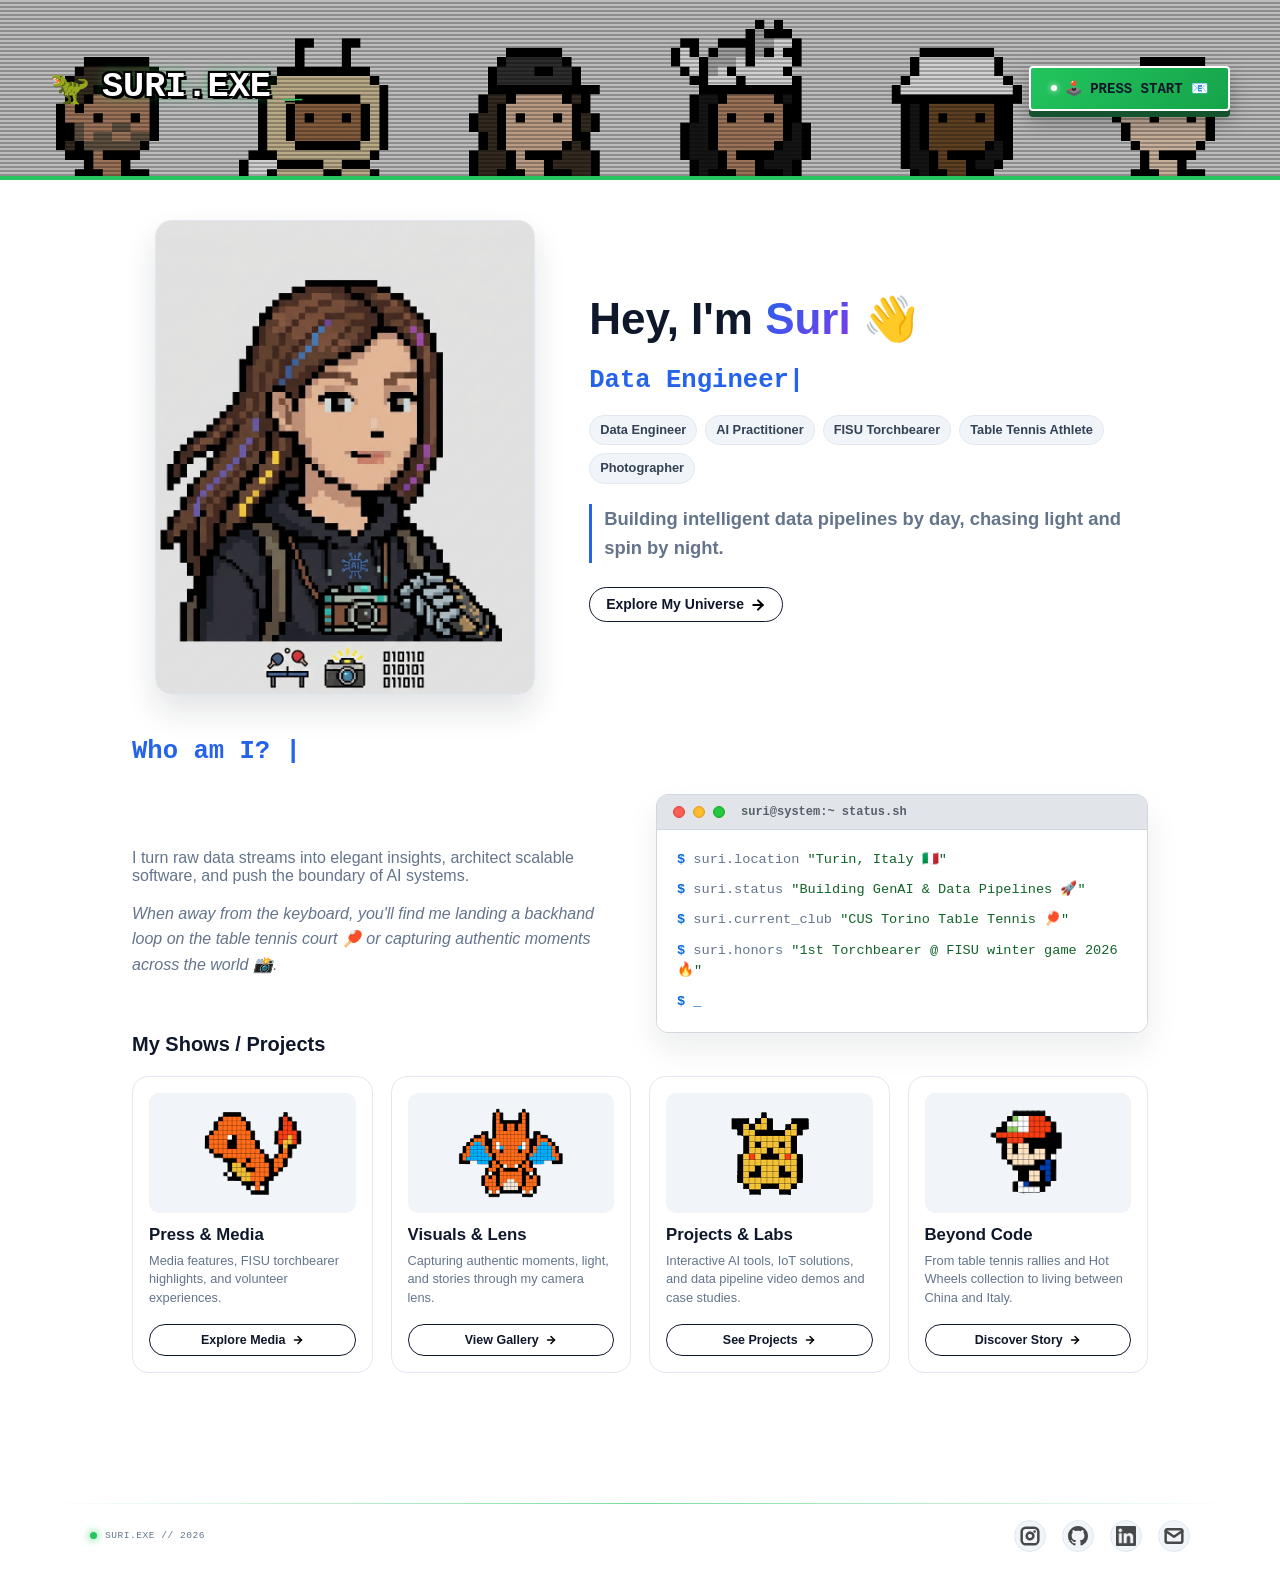
<file: index.html>
<!DOCTYPE html>
<html lang="en">
  <head>
    <meta charset="utf-8">
    <link rel="icon" href="./assets/images/p7.png" />
    <title>Suri Chen | Personal Portfolio</title>
    <meta name="description" content="Personal Portfolio of Suri Chen - Data Engineer, AI Enthusiast, Athlete & Photographer">
    <meta name="viewport" content="width=device-width, initial-scale=1" />

    <link rel="stylesheet" href="./css/layout.css">
    <link rel="stylesheet" href="./css/typography.css">
    <link rel="stylesheet" href="./css/utilities.css">

    <script defer src="./js/script.js"></script>
  </head>
  <body>
    <!-- NAVBAR -->
    <div class="navbar">
      <a class="nav-title-link" href="./index.html">
        <div class="pixel-brand">
          <span class="pixel-icon">🦖</span>
          <span class="nav-title">SURI.EXE</span>
          <span class="pixel-blink">_</span>
        </div>
      </a>
      <a class="button pixel-arcade-btn" href="mailto:surichan.study@gmail.com">
        <span class="btn-indicator"></span>
        <span class="button-text">🕹️ PRESS START 📧</span>
      </a>
    </div>

    <!-- MAIN PAGE CONTENT -->
    <div id="main-content">

      <!-- PORTFOLIO HEADER -->
      <div id="portfolio-header">
        <div id="portfolio-header-image-container">
          <img src="./assets/images/1.jpeg" class="portfolio-header-image" alt="Suri Profile">
          </a>
        </div>

        <div id="portfolio-header-text-container">
          <div class="header-text">
            <!-- 炫酷打字机动态效果 -->
            <h1 class="main-title">
              Hey, I'm <span class="accent-text">Suri</span> 👋<br>
              <span class="typing-text-wrapper">
                <span id="typing-text"></span><span class="typing-cursor">|</span>
              </span>
            </h1>
            
            <div class="body-text">
              <!-- ID Badge groups -->
              <div class="identity-tags">
                <span class="tag">Data Engineer</span>
                <span class="tag">AI Practitioner</span>
                <span class="tag">FISU Torchbearer</span>
                <span class="tag">Table Tennis Athlete</span>
                <span class="tag">Photographer</span>
              </div>

              <!-- Introduction -->
              <p class="hero-tagline">
                Building intelligent data pipelines by day, chasing light and spin by night.
              </p>
            </div>
          </div>

          <a class="button" id="my-work-link" href="#my-work-section">
            <span class="button-text">Explore My Universe</span> 
            <img src="./assets/icons/arrow-right.svg" class="right-arrow-icon" alt="arrow"/>
          </a>
        </div>
      </div>

        <h1 class="main-title">
              <span class="typing-text-wrapper">Who am I?
                <span id="typing-text"></span><span class="typing-cursor">|</span>
              </span>
        </h1>

      <!-- ABOUT SECTION WITH TECH TERMINAL (极客终端窗口) -->
      <div id="about-section">
        <div class="about-grid-container">
          <div class="about-section-content">
            <div class="body-text">
              <p class="hero-description">
                I turn raw data streams into elegant insights, architect scalable software, and push the boundary of AI systems.
              </p>
              <p class="hero-hobbies">
                When away from the keyboard, you'll find me landing a backhand loop on the table tennis court 🏓 or capturing authentic moments across the world 📸.
              </p>
            </div>
          </div>

          <!-- 科技终端/代码控制台卡片 -->
          <div class="tech-terminal">
            <div class="terminal-header">
              <span class="terminal-dot red"></span>
              <span class="terminal-dot yellow"></span>
              <span class="terminal-dot green"></span>
              <span class="terminal-title">suri@system:~ status.sh</span>
            </div>
            <div class="terminal-body">
              <p><span class="prompt">$</span> suri.location <span class="val">"Turin, Italy 🇮🇹"</span></p>
              <p><span class="prompt">$</span> suri.status <span class="val">"Building GenAI & Data Pipelines 🚀"</span></p>
              <p><span class="prompt">$</span> suri.current_club <span class="val">"CUS Torino Table Tennis 🏓"</span></p>
              <p><span class="prompt">$</span> suri.honors <span class="val">"1st Torchbearer @ FISU winter game 2026 🔥"</span></p>
              <p><span class="prompt">$</span> <span class="blink-cursor">_</span></p>
            </div>
          </div>
        </div>
      </div>

      <!-- PROJECTS / MY WORK SECTION -->
      <div id="my-work-section">
        <span class="subheader-text">My Shows / Projects</span>

        <div class="projects-container">
          <div class="project-card glow-card">
            <img src="./assets/images/p4.png" class="project-image" alt="Press & Media">
            <div class="project-card-text-container">
              <div class="subheader-text project-title">Press & Media</div>
              <div class="body-text project-card-text">Media features, FISU torchbearer highlights, and volunteer experiences.</div>
            </div>
            <a class="button" href="./project-pages/media.html">
              <span class="button-text">Explore Media</span>
              <img src="./assets/icons/arrow-right.svg" class="right-arrow-icon" alt="arrow"/>
            </a>
          </div>

          <div class="project-card glow-card">
            <img src="./assets/images/p3.png" class="project-image" alt="Visuals & Lens">
            <div class="project-card-text-container">
              <div class="subheader-text project-title">Visuals & Lens</div>
              <div class="body-text project-card-text">Capturing authentic moments, light, and stories through my camera lens.</div>
            </div>
            <a class="button" href="./project-pages/gallery.html">
              <span class="button-text">View Gallery</span>
              <img src="./assets/icons/arrow-right.svg" class="right-arrow-icon" alt="arrow"/>
            </a>
          </div>

          <div class="project-card glow-card">
            <img src="./assets/images/p1.png" class="project-image" alt="Projects & Labs">
            <div class="project-card-text-container">
              <div class="subheader-text project-title">Projects & Labs</div>
              <div class="body-text project-card-text">Interactive AI tools, IoT solutions, and data pipeline video demos and case studies.</div>
            </div>
            <a class="button" href="./project-pages/project.html">
              <span class="button-text">See Projects</span>
              <img src="./assets/icons/arrow-right.svg" class="right-arrow-icon" alt="arrow"/>
            </a>
          </div>

          <div class="project-card glow-card">
            <img src="./assets/images/p2.png" class="project-image" alt="Beyond Code">
            <div class="project-card-text-container">
              <div class="subheader-text project-title">Beyond Code</div>
              <div class="body-text project-card-text">From table tennis rallies and Hot Wheels collection to living between China and Italy.</div>
            </div>
            <a class="button" href="./project-pages/hobby.html">
              <span class="button-text">Discover Story</span>
              <img src="./assets/icons/arrow-right.svg" class="right-arrow-icon" alt="arrow"/>
            </a>
          </div>
        </div>
      </div>
    </div>

    <!-- FOOTER -->
    <div id="footer">
      <div class="footer-line"></div>
      <div class="footer-content">
        <div class="footer-tag">
          <span class="footer-status-dot"></span>
          <span>SURI.EXE // 2026</span>
        </div>
        <div class="footer-socials">
          <a class="icon-link" target="_blank" href="https://www.instagram.com/sssuriiii/" title="Instagram">
            <img src="./assets/icons/instagram.svg" class="footer-icon" alt="Instagram"/>
          </a>
          <a class="icon-link" target="_blank" href="https://github.com/ChanSuri" title="GitHub">
            <img src="./assets/icons/github.svg" class="footer-icon" alt="GitHub"/>
          </a>
          <a class="icon-link" target="_blank" href="https://www.linkedin.com/in/shuruichen/" title="LinkedIn">
            <img src="./assets/icons/linkedin.png" class="footer-icon" alt="LinkedIn"/>
          </a>
          <a class="icon-link" href="mailto:surichan.study@gmail.com" title="Email">
            <img src="./assets/icons/mail.svg" class="footer-icon" alt="Mail"/>
          </a>
        </div>
      </div>
    </div>

    <!-- 打字机效果脚本 -->
    <script>
      document.addEventListener("DOMContentLoaded", () => {
        const words = ["Data Engineer", "AI Developer", "FISU Torchbearer", "Table Tennis Athlete", "Photographer"];
        let wordIndex = 0;
        let charIndex = 0;
        let isDeleting = false;
        const typingElement = document.getElementById("typing-text");

        function type() {
          const currentWord = words[wordIndex];
          
          if (isDeleting) {
            typingElement.textContent = currentWord.substring(0, charIndex - 1);
            charIndex--;
          } else {
            typingElement.textContent = currentWord.substring(0, charIndex + 1);
            charIndex++;
          }

          let typeSpeed = isDeleting ? 50 : 100;

          if (!isDeleting && charIndex === currentWord.length) {
            typeSpeed = 2000; // 单词打完后停顿 2 秒
            isDeleting = true;
          } else if (isDeleting && charIndex === 0) {
            isDeleting = false;
            wordIndex = (wordIndex + 1) % words.length;
            typeSpeed = 500;
          }

          setTimeout(type, typeSpeed);
        }

        if (typingElement) type();
      });
    </script>
  </body>
</html>
</file>
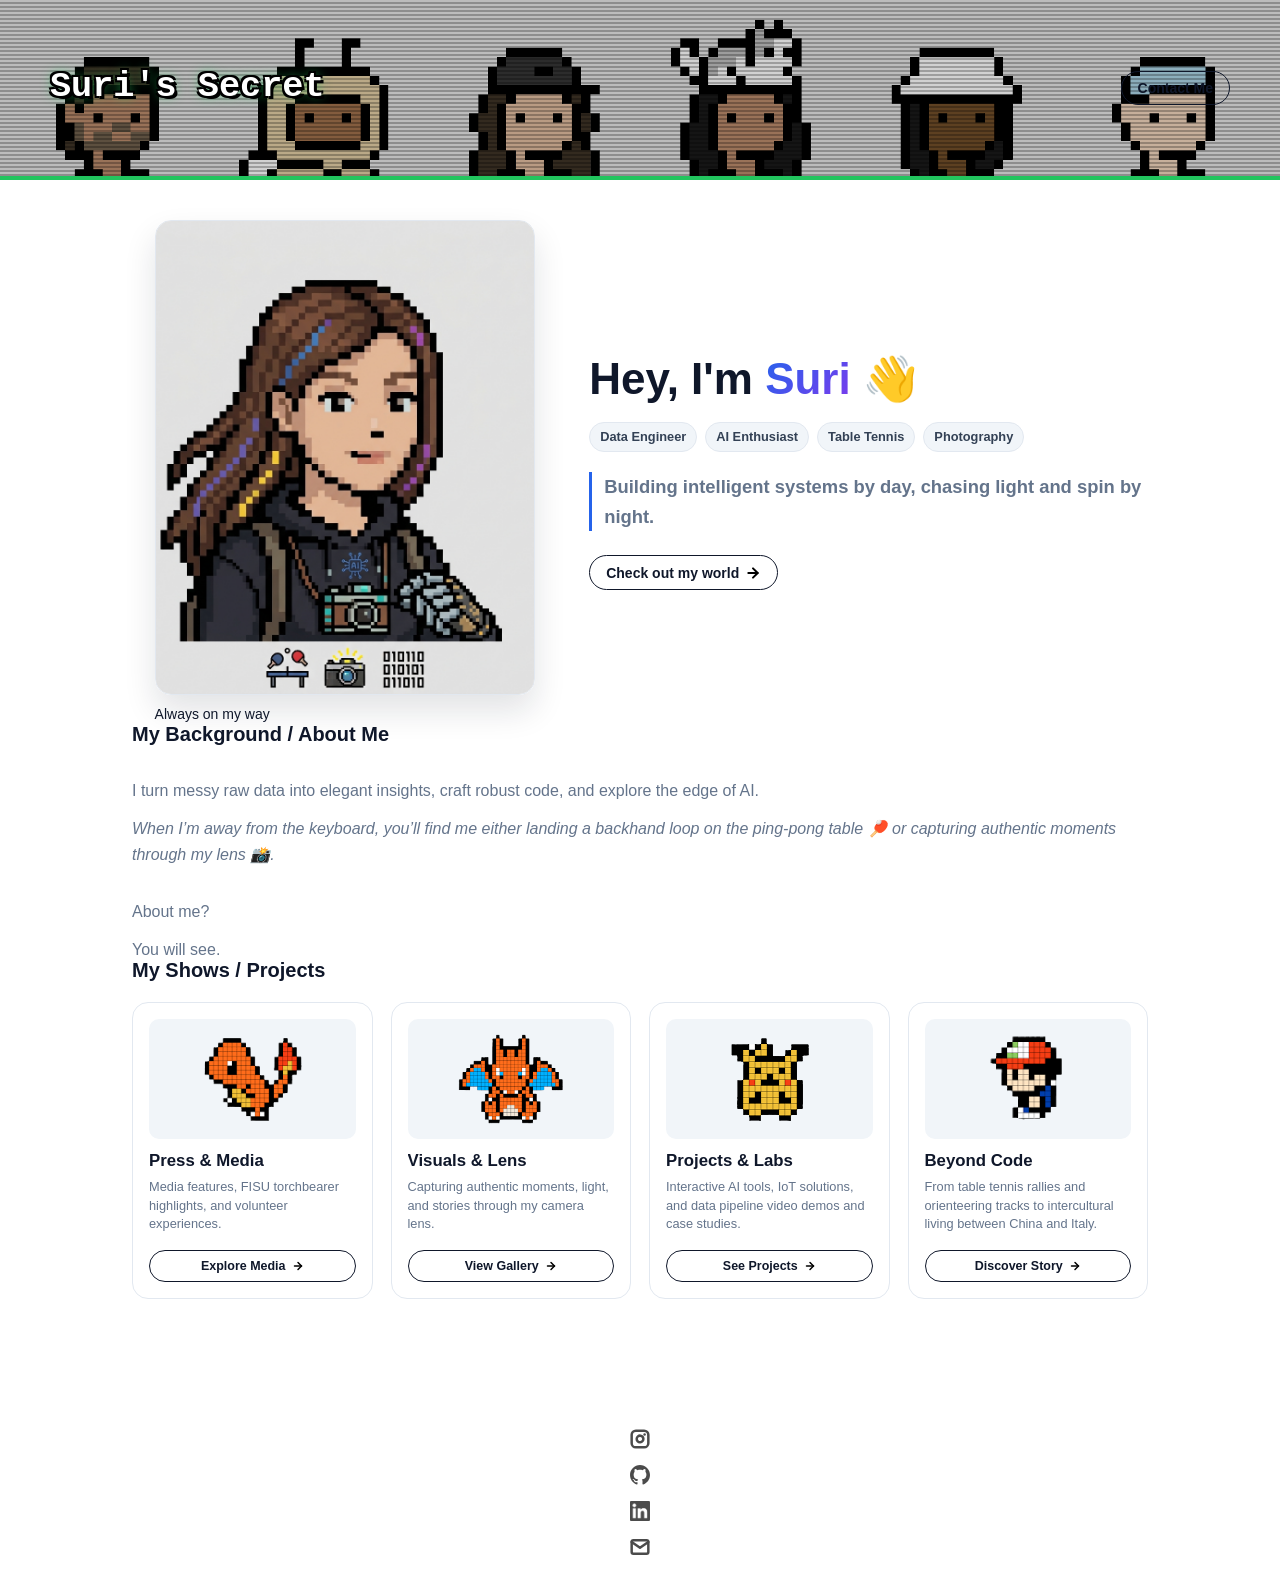
<file: index_v1.html>
<!DOCTYPE html>
<html lang="en">
	<head>
		<meta charset="utf-8">

    <!-- 
      TODO

      Upload your Unemployable (or whatever photo you like) to the assets/images folder
      and change the name of the image below to match the uploaded one

      Change the title in the <title> tag to whatever you would like the title of your portfolio to be

      This should be the same across all pages.
     -->
    <link rel="icon" href="./assets/images/p7.png" />
		<title>Suri's Secret</title>
    <meta name="description" content="A portfolio template for the Unemployables community.">
    <meta name="viewport" content="width=device-width, initial-scale=1" />

		<link rel="stylesheet" href="./css/layout.css">
    <link rel="stylesheet" href="./css/typography.css">
    <link rel="stylesheet" href="./css/utilities.css">

		<script defer src="./js/script.js"></script>
	</head>
	<body>
    <!-- NAVBAR -->
    <div class="navbar">
      <a class="nav-title-link" href="./index.html">
        <!-- TODO - Change the "Portfolio Title" to whatever you want displayed in the top left -->
        <span class="nav-title">Suri's Secret</span>
         <!-- TODO - Change the email after 'mailto:' to your email address for contact -->
        <a class="button" href="mailto:surichan.study@gmail.com">
          <span class="button-text">Contact Me</span>
        </a>
      </a>
    </div>

    <!-- MAIN PAGE CONTENT -->
    <div id="main-content">

      <!-- PORTFOLIO HEADER -->
      <div id="portfolio-header">
        <div id="portfolio-header-image-container">
          <!-- 
            TODO

            - Change the img "src" attribute to point to the Unemployable image you uploaded (or whatever image).
            - Change the number to point to your Unemployable & replace the OpenSea link with your own
            - If you aren't using an Unemployable as your image, remove the entire "a" element
          -->
          <img src="./assets/images/1.jpeg" class="portfolio-header-image">
          <a class="no-underline" target="_blank" href="https://github.com/ChanSuri">
            <span class="image-caption">Always on my way</span>
          </a>
        </div>

          <!-- 
            TODO

            - Change the main-title to whatver you want
            - Change the body-text after that to a quick introduction to what you do
            - Edit the button text if you feel like it. It will link to the projects section below.
          -->
        <!-- <div id="portfolio-header-text-container">
            <div class="header-text">
              <span class="main-title">Hey, I'm Suri</span>
              <div class="body-text">I’m a developer and AI enthusiast building cool projects that leverage the power of artificial intelligence.</div>
            </div>
            <a class="button" id="my-work-link">
              <span class="button-text">Check out my projects</span> 
              <image src="./assets/icons/arrow-right.svg" class="right-arrow-icon"/>
            </a>
        </div> -->
        <div id="portfolio-header-text-container">
  <div class="header-text">
    <h1 class="main-title">Hey, I'm <span class="accent-text">Suri</span> 👋</h1>
    
    <div class="body-text">
      <!-- id Badge groups -->
      <div class="identity-tags">
        <span class="tag">Data Engineer</span>
        <span class="tag">AI Enthusiast</span>
        <span class="tag">Table Tennis</span>
        <span class="tag">Photography</span>
      </div>

      <!-- Introduction -->
      <p class="hero-tagline">
        Building intelligent systems by day, chasing light and spin by night.
      </p>
    </div>
  </div>

  <a class="button" id="my-work-link" href="#my-work-section">
    <span class="button-text">Check out my world</span> 
    <img src="./assets/icons/arrow-right.svg" class="right-arrow-icon" alt="arrow"/>
  </a>
</div>
      </div>

      <!-- ABOUT SECTION -->
      <!-- 
        TODO

        - Change the subheader-text to whatever header you want
        - Add paragraphs using the <div class="body-text"></div> elements in the "about-section-content"
      -->
      <div id="about-section">
        <span class="subheader-text">My Background / About Me</span>
        <div class="about-section-content">
          <div class="body-text">
            <p class="hero-description">
              I turn messy raw data into elegant insights, craft robust code, and explore the edge of AI.
            </p>

            <p class="hero-hobbies">
              When I’m away from the keyboard, you’ll find me either landing a backhand loop on the ping-pong table 🏓 or capturing authentic moments through my lens 📸.
            </p>
          </div>
          <div class="body-text">About me?</div>
        <div class="hero-description">You will see.</div>
        </div>
      </div>

      <!-- PROJECTS / MY WORK SECTION -->
      <div id="my-work-section">
        <!-- TODO - Change the subheader-text to whatever you want the Projects section header to say -->
        <span class="subheader-text">My Shows / Projects</span>

        <div class="projects-container">
          <!-- 
            TODO

            This is where the project cards live. Here's a base level project card for you to copy:
            <div class="project-card">
              <img src="./assets/images/IMAGE_NAME" class="project-image">
              <div class="project-card-text-container">
                <div class="subheader-text project-title">PROJECT_NAME</div>
                <div class="body-text project-card-text">SMALL_PROJECT_DESCRIPTION</div>
              </div>
              <a class="button" href="./project-pages/PROJECT_PAGE_NAME.html">
                <span class="button-text">Read More</span>
                <image src="./assets/icons/arrow-right.svg" class="right-arrow-icon"/>
              </a>
            </div>

            - To add a project to the this area, copy the above, paste it below this comment, and change the following:
                - IMAGE_NAME: the name of the image file in assets/images
                - PROJECT_NAME: the name of the project (keep it short, it only shows 1 line)
                - SMALL_PROJECT_DESCRIPTION: a quick project description (max 4 lines)
                - PROJECT_PAGE_NAME.html: the html filename for the project (must be in project-pages folder)
          -->
          <div class="project-card">
            <img src="./assets/images/p4.png" class="project-image">
            <div class="project-card-text-container">
              <div class="subheader-text project-title">Press & Media</div>
              <div class="body-text project-card-text">Media features, FISU torchbearer highlights, and volunteer experiences.</div>
            </div>
            <a class="button" href="./project-pages/media.html">
              <span class="button-text">Explore Media</span>
              <image src="./assets/icons/arrow-right.svg" class="right-arrow-icon"/>
            </a>
          </div>
          <div class="project-card">
            <img src="./assets/images/p3.png" class="project-image">
            <div class="project-card-text-container">
              <div class="subheader-text project-title">Visuals & Lens</div>
              <div class="body-text project-card-text">Capturing authentic moments, light, and stories through my camera lens.</div>
            </div>
            <a class="button" href="./project-pages/gallery.html">
              <span class="button-text">View Gallery</span>
              <image src="./assets/icons/arrow-right.svg" class="right-arrow-icon"/>
            </a>
          </div>
          <div class="project-card">
            <img src="./assets/images/p1.png" class="project-image">
            <div class="project-card-text-container">
              <div class="subheader-text project-title">Projects & Labs</div>
              <div class="body-text project-card-text">Interactive AI tools, IoT solutions, and data pipeline video demos and case studies. </div>
            </div>
            <a class="button" href="./project-pages/project.html">
              <span class="button-text">See Projects</span>
              <image src="./assets/icons/arrow-right.svg" class="right-arrow-icon"/>
            </a>
          </div>
          <div class="project-card">
            <img src="./assets/images/p2.png" class="project-image">
            <div class="project-card-text-container">
              <div class="subheader-text project-title">Beyond Code</div>
              <div class="body-text project-card-text">From table tennis rallies and orienteering tracks to intercultural living between China and Italy.</div>
            </div>
            <a class="button" href="./project-pages/hobby.html">
              <span class="button-text">Discover Story</span>
              <image src="./assets/icons/arrow-right.svg" class="right-arrow-icon"/>
            </a>
            
          </div>
        </div>
      </div>
    </div>

    <!-- FOOTER -->
    <div id="footer">
      <!-- 
        TODO - Change href to your Instagram account (can also delete entire "a" element if no Instagram) 

        This should be the same across all pages.
      -->
      <a class="icon-link" target="_blank" href="https://www.instagram.com/sssuriiii/">
        <image src="./assets/icons/instagram.svg" class="footer-icon"/>
      </a>
      <a class="icon-link" target="_blank" href="https://github.com/ChanSuri">
        <img src="./assets/icons/github.svg" class="footer-icon" alt="GitHub"/>
      </a>
      <a class="icon-link" target="_blank" href="https://www.linkedin.com/in/shuruichen/">
        <image src="./assets/icons/linkedin.png" class="footer-icon"/>
      </a>
      <a class="icon-link" href="mailto:surichan.study@gmail.com">
        <image src="./assets/icons/mail.svg" class="footer-icon"/>
      </a>
    </div>

	</body>
</html>
</file>
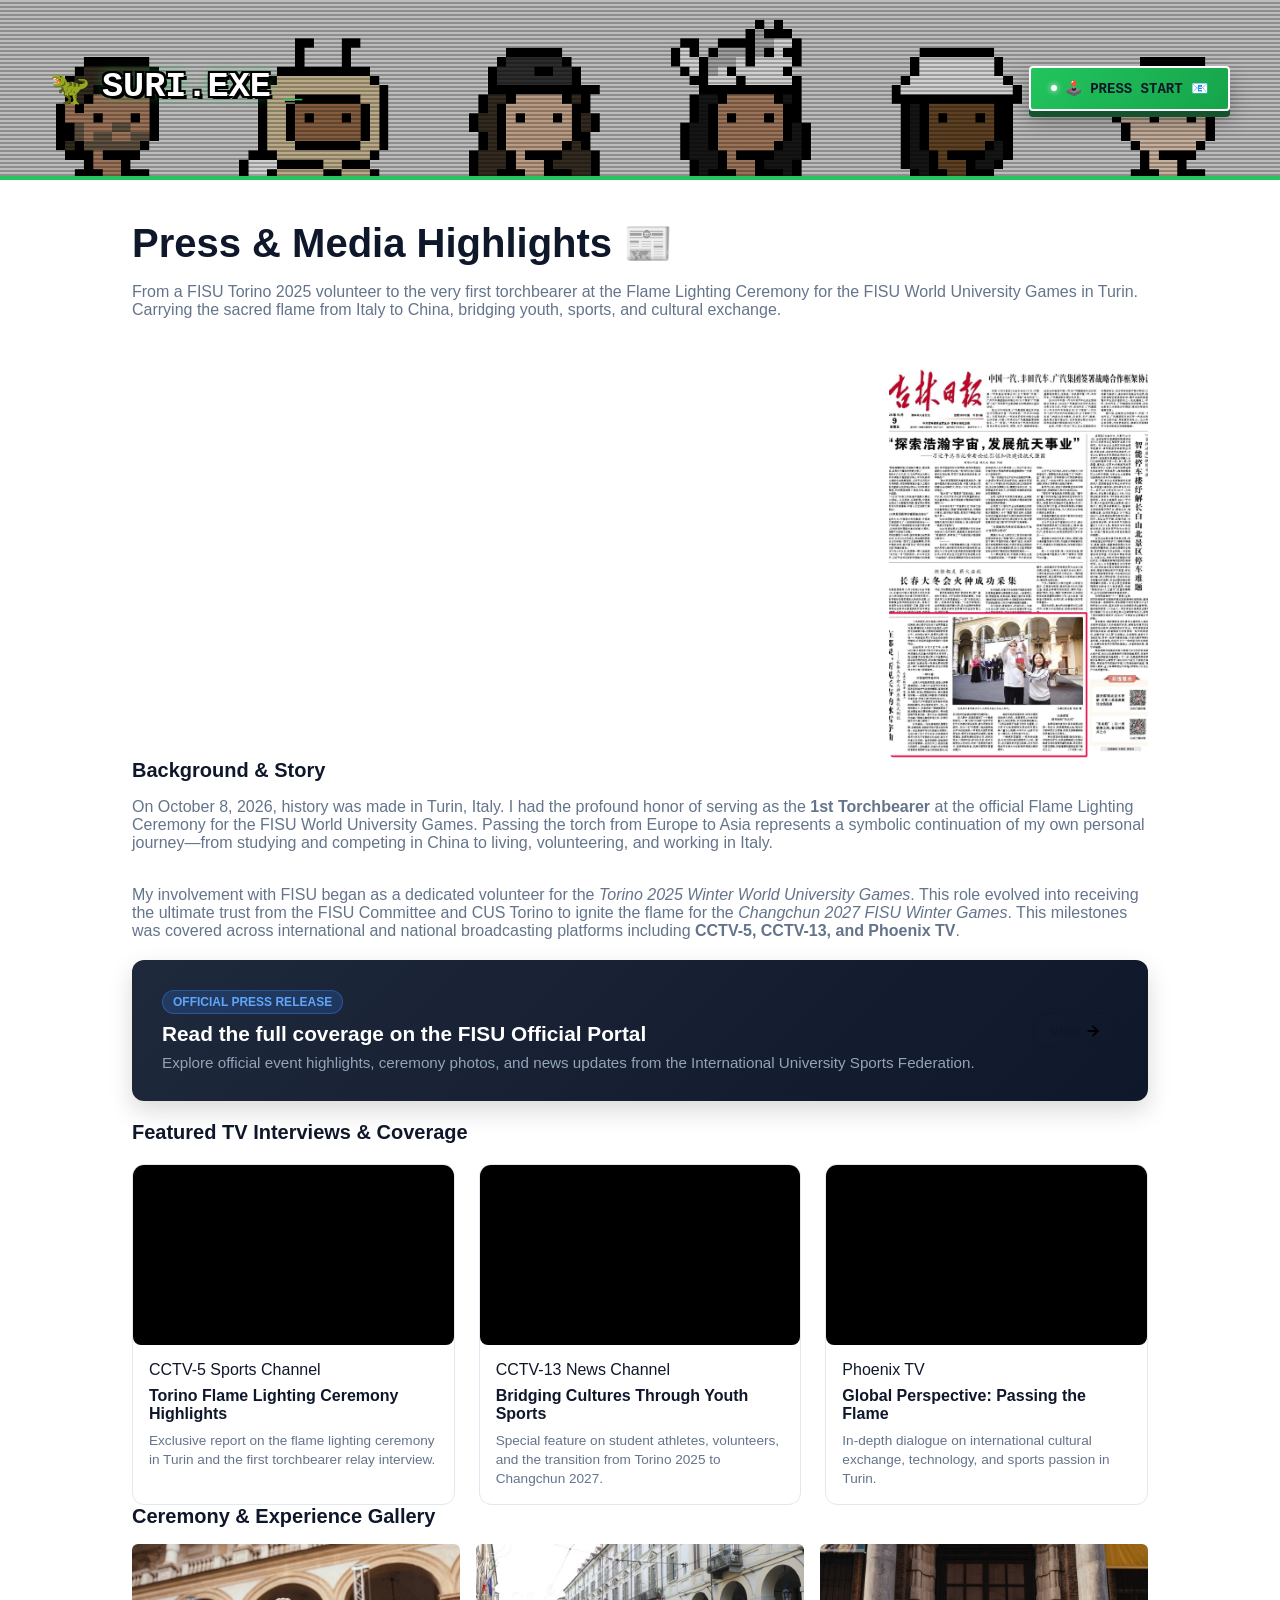
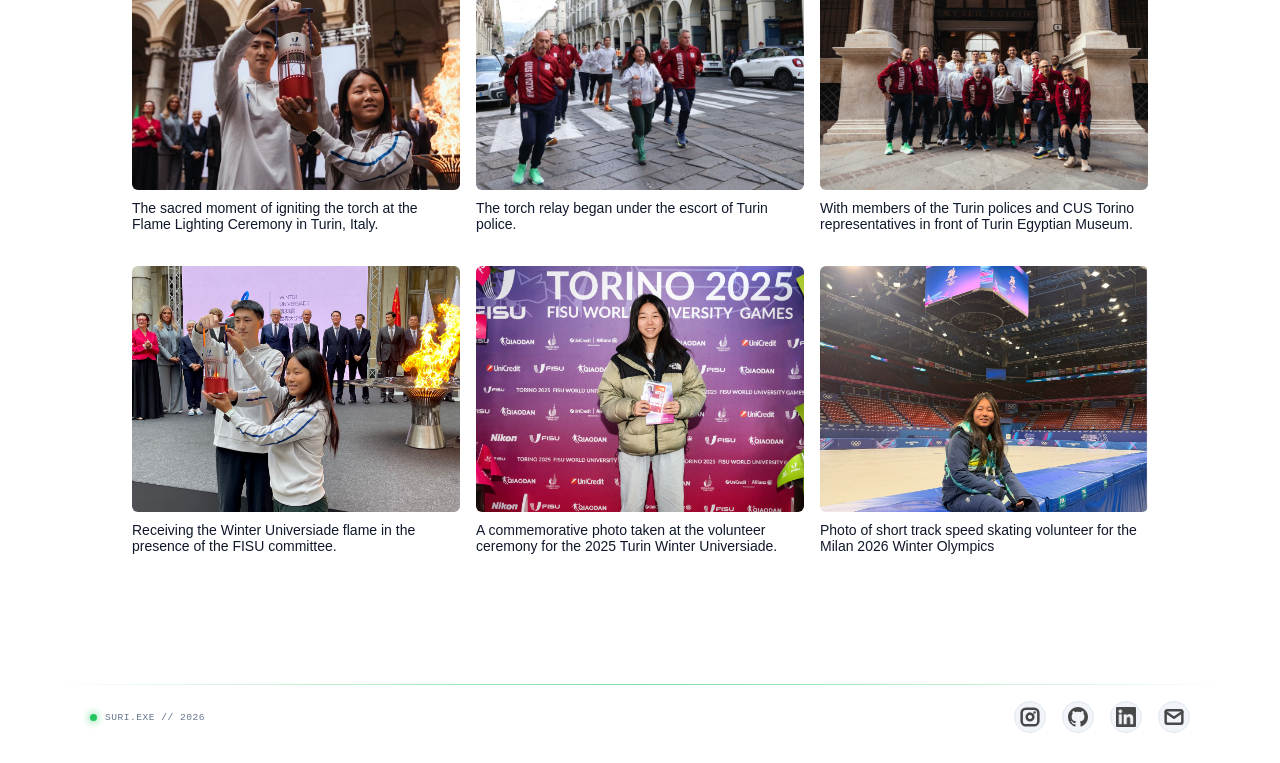
<file: project-pages/media.html>
<!DOCTYPE html>
<html lang="en">
  <head>
    <meta charset="utf-8">
    <link rel="icon" href="../assets/images/p1.png" />
    <title>Suri's Secret | Press & Media Highlights</title>
    <meta name="description" content="Media features, CCTV interviews, and FISU Torchbearer moments.">
    <meta name="viewport" content="width=device-width, initial-scale=1" />
    <meta name="referrer" content="strict-origin-when-cross-origin">

    <link rel="stylesheet" href="../css/layout.css">
    <link rel="stylesheet" href="../css/typography.css">
    <link rel="stylesheet" href="../css/utilities.css">

    <script defer src="../js/script.js"></script>
  </head>
  <body>
    <!-- NAVBAR -->
    <div id="navbar-placeholder"></div>

    <!-- MAIN PAGE CONTENT -->
    <div id="main-content">

      <!-- PROJECT / MEDIA HEADER -->
      <div id="project-header">
        <div class="main-title">Press & Media Highlights 📰</div>
        <div class="body-text">
          From a FISU Torino 2025 volunteer to the very first torchbearer at the Flame Lighting Ceremony for the FISU World University Games in Turin. Carrying the sacred flame from Italy to China, bridging youth, sports, and cultural exchange.
        </div>
        <!-- 头部主图：首棒火炬手照片或现场盛况 -->
        <div class="media-row-container">
          <video class="project-header-video" autoplay muted loop playsinline>
            <source src="../assets/videos/video.MP4" type="video/mp4" />
          </video>
          <img class="project-header-image" src="../assets/media/IMG_4956.JPG" alt="FISU Torchbearer Shurui Chen" />
        </div>
      </div>

      <!-- BACKGROUND & STORY DETAILS -->
      <div id="project-details">
        <div class="subheader-text">Background & Story</div>
        <div class="project-details-content">
          <div class="body-text">
            On October 8, 2026, history was made in Turin, Italy. I had the profound honor of serving as the <strong>1st Torchbearer</strong> at the official Flame Lighting Ceremony for the FISU World University Games. Passing the torch from Europe to Asia represents a symbolic continuation of my own personal journey—from studying and competing in China to living, volunteering, and working in Italy.
          </div>
          <div class="body-text">
            My involvement with FISU began as a dedicated volunteer for the <em>Torino 2025 Winter World University Games</em>. This role evolved into receiving the ultimate trust from the FISU Committee and CUS Torino to ignite the flame for the <em>Changchun 2027 FISU Winter Games</em>. This milestones was covered across international and national broadcasting platforms including <strong>CCTV-5, CCTV-13, and Phoenix TV</strong>.
          </div>
        </div>
      </div>

      <!-- FISU OFFICIAL SITE REDIRECT CARD (跳转链接区) -->
      <div class="fisu-link-card">
        <div class="fisu-link-info">
          <span class="fisu-badge">Official Press Release</span>
          <h3>Read the full coverage on the FISU Official Portal</h3>
          <p>Explore official event highlights, ceremony photos, and news updates from the International University Sports Federation.</p>
        </div>
        <a href="https://www.fisu.net/2026/10/08/ignited-in-torino-the-flame-of-knowledge-has-started-its-journey-to-changchun/" target="_blank" rel="noopener noreferrer" class="button primary-button">
          <span class="button-text">Visit</span>
          <img src="../assets/icons/arrow-right.svg" class="right-arrow-icon" alt="arrow"/>
        </a>
      </div>

      <!-- INTERVIEW VIDEOS SECTION (三个采访视频) -->
      <div id="video-section">
        <div class="subheader-text">Featured TV Interviews & Coverage</div>
        <div class="video-grid">
          
          
            <!-- Video Card 1: CCTV-5 -->
            <div class="video-card">
              <div class="video-wrapper">
                <iframe
                  src="https://www.youtube.com/embed/t40-qyIV9bA"
                  title="Torino Flame Lighting Ceremony Highlights - CCTV-5"
                  allow="accelerometer; autoplay; clipboard-write; encrypted-media; gyroscope; picture-in-picture; web-share"
                  referrerpolicy="strict-origin-when-cross-origin"
                  allowfullscreen>
                </iframe>
              </div>
              <div class="video-meta">
                <span class="media-tag cctv">CCTV-5 Sports Channel</span>
                <h4>Torino Flame Lighting Ceremony Highlights</h4>
                <p>Exclusive report on the flame lighting ceremony in Turin and the first torchbearer relay interview.</p>
              </div>
            </div>

            <!-- Video Card 2: CCTV-13 -->
            <div class="video-card">
              <div class="video-wrapper">
                <iframe
                  src="https://www.youtube.com/embed/SFi_DRfuCP4"
                  title="Bridging Cultures Through Youth Sports - CCTV-13"
                  allow="accelerometer; autoplay; clipboard-write; encrypted-media; gyroscope; picture-in-picture; web-share"
                  referrerpolicy="strict-origin-when-cross-origin"
                  allowfullscreen>
                </iframe>
              </div>
              <div class="video-meta">
                <span class="media-tag cctv">CCTV-13 News Channel</span>
                <h4>Bridging Cultures Through Youth Sports</h4>
                <p>Special feature on student athletes, volunteers, and the transition from Torino 2025 to Changchun 2027.</p>
              </div>
            </div>

            <!-- Video Card 3: Phoenix TV -->
            <div class="video-card">
              <div class="video-wrapper">
                <iframe
                  src="https://www.youtube.com/embed/0YuqcUac5cw"
                  title="Global Perspective: Passing the Flame - Phoenix TV"
                  allow="accelerometer; autoplay; clipboard-write; encrypted-media; gyroscope; picture-in-picture; web-share"
                  referrerpolicy="strict-origin-when-cross-origin"
                  allowfullscreen>
                </iframe>
              </div>
              <div class="video-meta">
                <span class="media-tag phoenix">Phoenix TV</span>
                <h4>Global Perspective: Passing the Flame</h4>
                <p>In-depth dialogue on international cultural exchange, technology, and sports passion in Turin.</p>
              </div>

            </div>
        </div>
      </div>

      <!-- IMAGE GALLERY SECTION  -->
      <div id="project-gallery">
        <div class="subheader-text">Ceremony & Experience Gallery</div>
        <div class="project-gallery-content">
          
          <!-- Image 1 -->
          <div class="gallery-image-container">
            <img src="../assets/media/IMG_4914.jpg" class="gallery-image" alt="Torch Lighting">
            <span class="image-caption">The sacred moment of igniting the torch at the Flame Lighting Ceremony in Turin, Italy.</span>
          </div>

          <!-- Image 2 -->
          <div class="gallery-image-container">
            <img src="../assets/media/IMG_4908.JPG" class="gallery-image" alt="Relay Run">
            <span class="image-caption">The torch relay began under the escort of Turin police.</span>
          </div>

          <!-- Image 3 -->
          <div class="gallery-image-container">
            <img src="../assets/media/IMG_4888.JPG" class="gallery-image" alt="CUS Team">
            <span class="image-caption">With members of the Turin polices and CUS Torino representatives in front of Turin Egyptian Museum.</span>
          </div>

          <!-- Image 4 -->
          <div class="gallery-image-container">
            <img src="../assets/media/IMG_4904.PNG" class="gallery-image" alt="FISU Team">
            <span class="image-caption">Receiving the Winter Universiade flame in the presence of the FISU committee.</span>
          </div>

          <!-- Image 5 -->
          <div class="gallery-image-container">
            <img src="../assets/media/IMG_8423.JPG" class="gallery-image" alt="2025FISU">
            <span class="image-caption">A commemorative photo taken at the volunteer ceremony for the 2025 Turin Winter Universiade.</span>
          </div>

          <!-- Image 6 -->
          <div class="gallery-image-container">
            <img src="../assets/media/milano.png" class="gallery-image" alt="Olympic">
            <span class="image-caption">Photo of short track speed skating volunteer for the Milan 2026 Winter Olympics</span>
          </div>

        </div>
      </div>

    </div>

    <!-- FOOTER -->
     <div id="footer-placeholder"></div>

  </body>
</html>
</file>
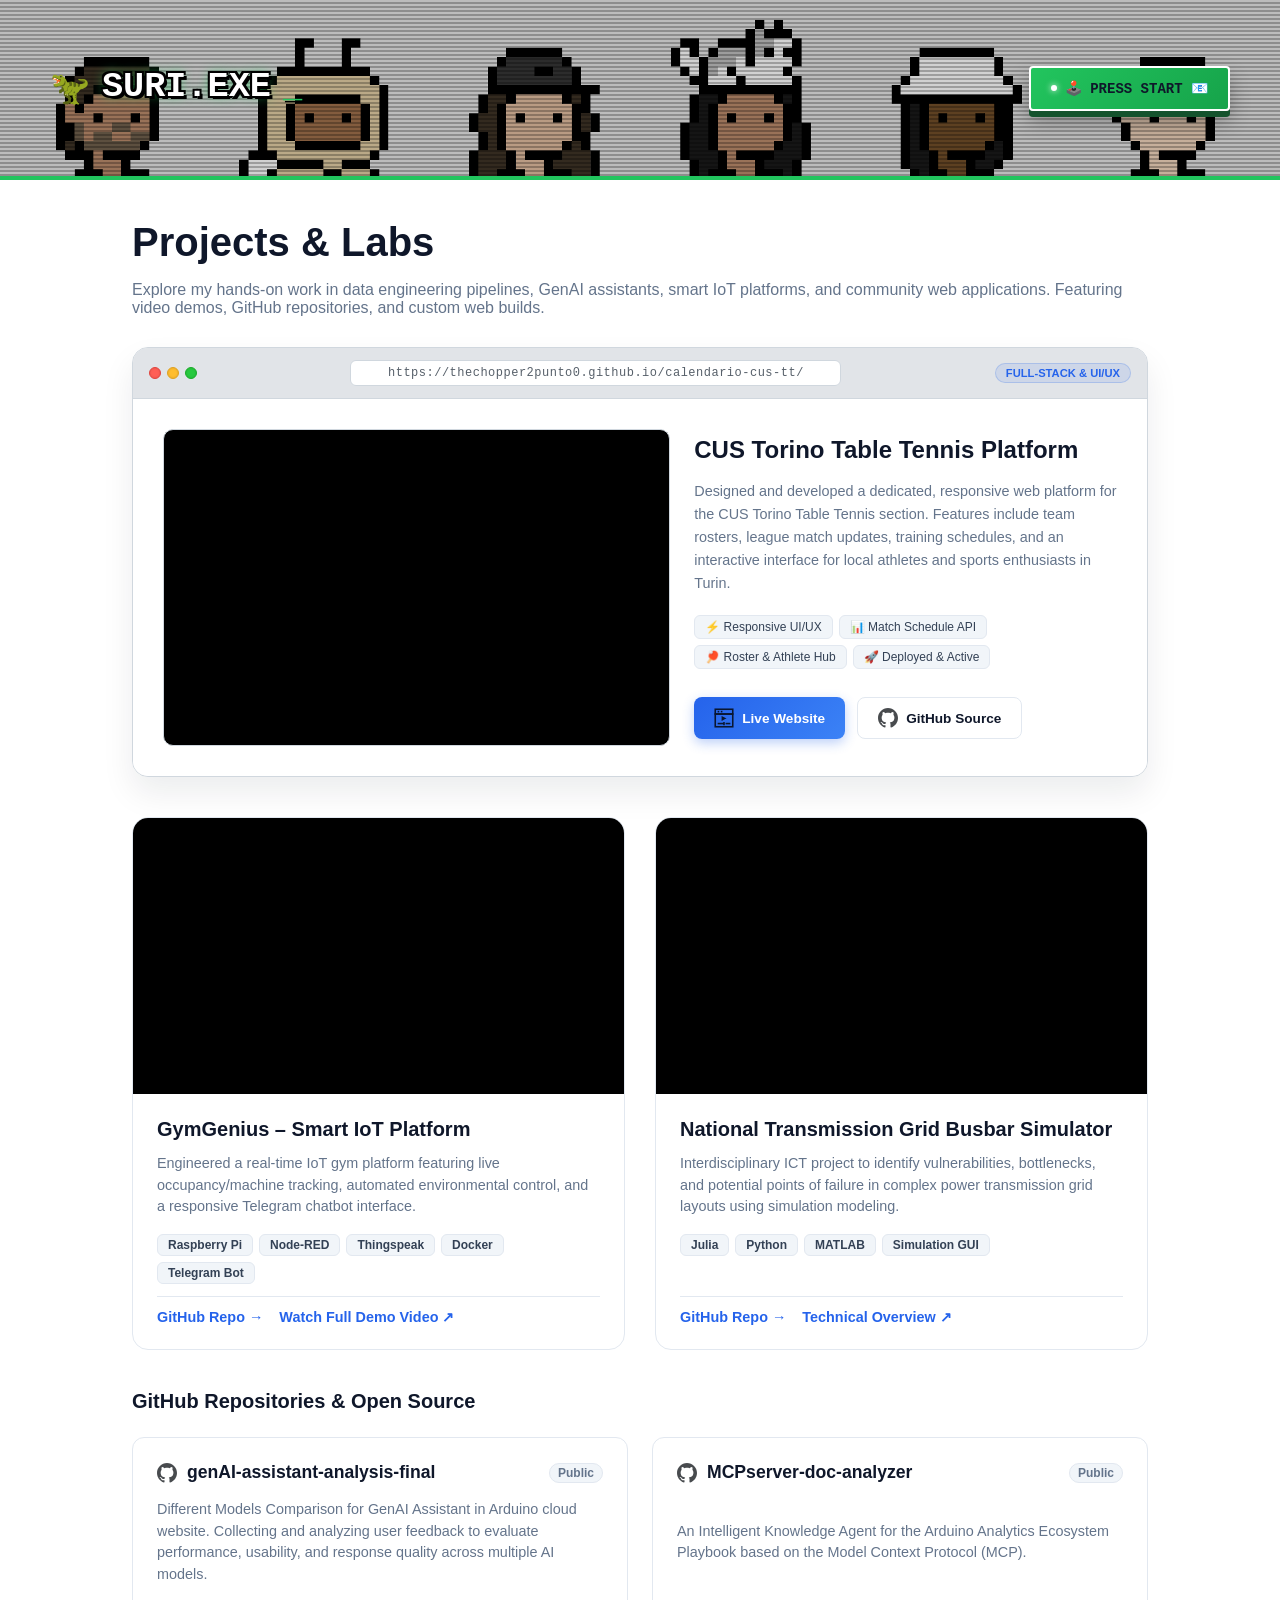
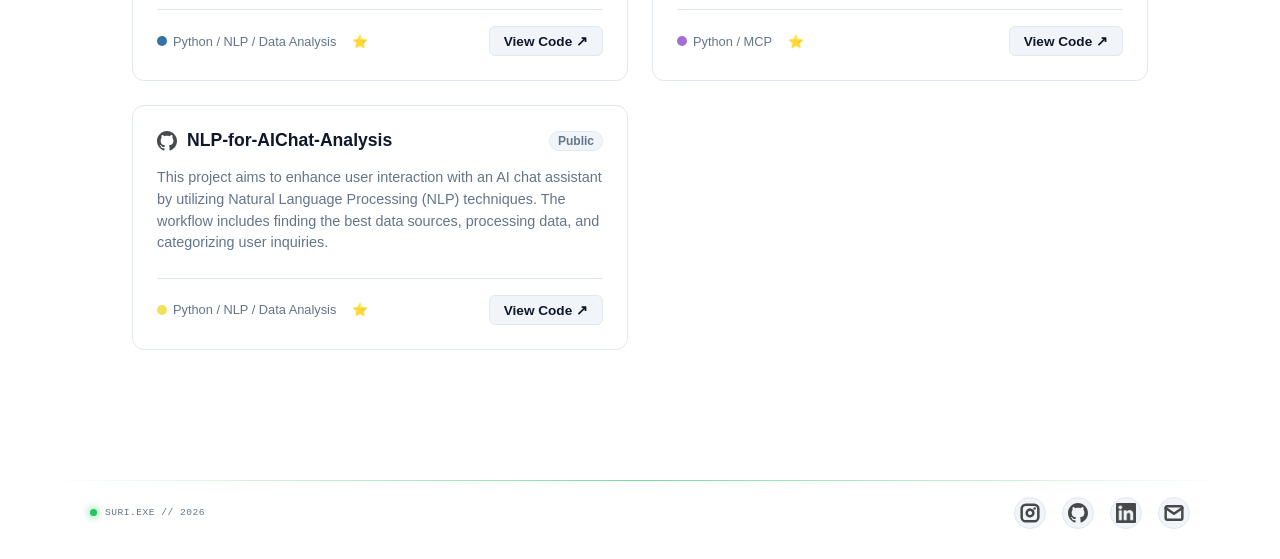
<file: project-pages/project.html>
<!DOCTYPE html>
<html lang="en">
  <head>
    <meta charset="utf-8">
    <link rel="icon" href="../assets/images/p1.png" />
    <title>Suri's Secret | Projects & Labs</title>
    <meta name="description" content="Data engineering pipelines, AI GenAI tools, IoT systems, and CUS Torino web platform by Suri Chen.">
    <meta name="viewport" content="width=device-width, initial-scale=1" />

    <!--  CSS -->
    <link rel="stylesheet" href="../css/layout.css">
    <link rel="stylesheet" href="../css/typography.css">
    <link rel="stylesheet" href="../css/utilities.css">
    <link rel="stylesheet" href="../css/project.css"> 

    <script defer src="../js/script.js"></script>
  </head>
  <body>

    <!-- NAVBAR -->
    <div id="navbar-placeholder"></div>

    <!-- MAIN CONTENT -->
    <div id="main-content">

      <!-- HEADER INTRO -->
      <div id="project-header" class="projects-hero">
        <div class="main-title">Projects & Labs</div>
        <div class="body-text">
          Explore my hands-on work in data engineering pipelines, GenAI assistants, smart IoT platforms, and community web applications. Featuring video demos, GitHub repositories, and custom web builds.
        </div>
      </div>

      <!-- FEATURED PROJECT: CUS Torino Website
      <div class="featured-project-card">
        <div class="featured-content">
          <span class="project-badge">Featured Web Platform</span>
          <h3>CUS Torino Table Tennis Section Website</h3>
          <p>
            Designed and developed a dedicated, responsive web platform for the CUS Torino Table Tennis section. Features include team rosters, league match updates, training schedules, and an interactive interface for local athletes and sports enthusiasts in Turin.
          </p>
          <div class="card-actions">
            <a href="https://thechopper2punto0.github.io/calendario-cus-tt/" target="_blank" rel="noopener noreferrer" class="btn-primary-custom">
              <span>Visit Live Website</span> ↗
            </a>
            <a href="https://github.com/TheChopper2punto0/calendario-cus-tt" target="_blank" rel="noopener noreferrer" class="btn-outline-custom">
              <span>View Source Code</span>
            </a>
          </div>
        </div>
      </div> -->

      <!-- 🏆 CUS Torino 沉浸式作品展示卡片 -->
      <div class="cus-showcase-card">
        <!-- 伪浏览器顶部栏 -->
        <div class="browser-header">
          <div class="browser-dots">
            <span class="browser-dot red"></span>
            <span class="browser-dot yellow"></span>
            <span class="browser-dot green"></span>
          </div>
          <div class="browser-url-bar">https://thechopper2punto0.github.io/calendario-cus-tt/</div>
          <span class="browser-badge">Full-Stack & UI/UX</span>
        </div>

        <!-- 浏览器主体网格 -->
        <div class="browser-body-grid">
          <!-- Demo -->
          <div class="browser-preview-wrapper">
            <video src="../assets/videos/cusweb.mov" autoplay loop muted playsinline></video>
          </div>

          <!-- 右侧：核心亮点与开发者背景 -->
          <div class="browser-content-side">
            <h3>CUS Torino Table Tennis Platform</h3>
            <p>
              Designed and developed a dedicated, responsive web platform for the CUS Torino Table Tennis section. Features include team rosters, league match updates, training schedules, and an interactive interface for local athletes and sports enthusiasts in Turin.
            </p>

            <!-- 技术亮点标签 -->
            <div class="feature-pills">
              <span class="feature-pill">⚡ Responsive UI/UX</span>
              <span class="feature-pill">📊 Match Schedule API</span>
              <span class="feature-pill">🏓 Roster & Athlete Hub</span>
              <span class="feature-pill">🚀 Deployed & Active</span>
            </div>

            <!-- 按钮区 -->
            <div class="browser-actions">
              <a href="https://thechopper2punto0.github.io/calendario-cus-tt/" target="_blank" rel="noopener noreferrer" class="btn-glow">
                <img src="../assets/icons/website.svg" class="repo-icon" alt="Live Website">
                <span>Live Website</span>
              </a>
              <a href="https://github.com/TheChopper2punto0/calendario-cus-tt" target="_blank" rel="noopener noreferrer" class="btn-ghost">
                <img src="../assets/icons/github.svg" class="repo-icon" alt="GitHub Repo">
                <span>GitHub Source</span>
              </a>
            </div>
          </div>
        </div>
      </div>

      <!-- PROJECTS GRID: GitHub projects -->
      <div class="projects-grid">
        
        <!-- Project 1: GymGenius - Smart IoT Platform -->
        <div class="project-item-card">
          <div class="project-media-wrapper">
            <iframe src="https://www.youtube.com/embed/Aw5ZhNYrukE" title="GymGenius Promotion Video" allowfullscreen></iframe>
          </div>
          <div class="project-info">
            <h4>GymGenius – Smart IoT Platform</h4>
            <p>Engineered a real-time IoT gym platform featuring live occupancy/machine tracking, automated environmental control, and a responsive Telegram chatbot interface.</p>
            
            <div class="tech-tags">
              <span class="tech-tag">Raspberry Pi</span>
              <span class="tech-tag">Node-RED</span>
              <span class="tech-tag">Thingspeak</span>
              <span class="tech-tag">Docker</span>
              <span class="tech-tag">Telegram Bot</span>
            </div>

            <div class="project-links">
              <a href="https://github.com/ChanSuri/GymGenius" target="_blank" class="text-link">GitHub Repo →</a>
              <a href="https://www.youtube.com/embed/Q5rDSAjCMvI" class="text-link">Watch Full Demo Video ↗</a>
            </div>
          </div>
        </div>

        <!-- Project 2: National Transmission Grid Simulator -->
        <div class="project-item-card">
          <div class="project-media-wrapper">
            <iframe src="https://www.youtube.com/embed/qUlymCPcgwM" title="Grid Simulator Promo" allowfullscreen></iframe>
          </div>
          <div class="project-info">
            <h4>National Transmission Grid Busbar Simulator</h4>
            <p>Interdisciplinary ICT project to identify vulnerabilities, bottlenecks, and potential points of failure in complex power transmission grid layouts using simulation modeling.</p>
            
            <div class="tech-tags">
              <span class="tech-tag">Julia</span>
              <span class="tech-tag">Python</span>
              <span class="tech-tag">MATLAB</span>
              <span class="tech-tag">Simulation GUI</span>
            </div>

            <div class="project-links">
              <a href="https://github.com/ChanSuri" target="_blank" class="text-link">GitHub Repo →</a>
              <a href="#" class="text-link">Technical Overview ↗</a>
            </div>
          </div>
        </div>

      </div>
      <!-- GITHUB LABS & REPOSITORIES SECTION -->
<div class="github-labs-section">
  <div class="subheader-text">GitHub Repositories & Open Source</div>
  
  <div class="github-grid">

    <!-- Project Item 1 -->
    <div class="github-card">
      <div class="github-card-header">
        <div class="repo-title-wrapper">
          <img src="../assets/icons/github.svg" class="repo-icon" alt="GitHub Repo">
          <a href="https://github.com/ChanSuri/genAI-assistant-analysis-final" target="_blank" class="repo-title">genAI-assistant-analysis-final</a>
        </div>
        <span class="visibility-badge">Public</span>
      </div>

      <p class="repo-description">
        Different Models Comparison for GenAI Assistant in Arduino cloud website. Collecting and analyzing user feedback to evaluate performance, usability, and response quality across multiple AI models.
      </p>

      <div class="repo-footer">
        <div class="repo-meta">
          <span class="language-tag">
            <span class="language-color python"></span> Python / NLP / Data Analysis
          </span>
          <span class="meta-item">⭐</span>
        </div>
        <a href="https://github.com/ChanSuri/genAI-assistant-analysis-final" target="_blank" class="github-btn">
          <span>View Code</span> ↗
        </a>
      </div>
    </div>

    <!-- Project Item 2 -->
    <div class="github-card">
      <div class="github-card-header">
        <div class="repo-title-wrapper">
          <img src="../assets/icons/github.svg" class="repo-icon" alt="GitHub Repo">
          <a href="https://github.com/ChanSuri/MCPserver-doc-analyzer" target="_blank" class="repo-title">MCPserver-doc-analyzer</a>
        </div>
        <span class="visibility-badge">Public</span>
      </div>

      <p class="repo-description">
        An Intelligent Knowledge Agent for the Arduino Analytics Ecosystem Playbook based on the Model Context Protocol (MCP).
      <div class="repo-footer">
        <div class="repo-meta">
          <span class="language-tag">
            <span class="language-color julia"></span> Python / MCP
          </span>
          <span class="meta-item">⭐</span>
        </div>
        <a href="https://github.com/ChanSuri/MCPserver-doc-analyzer" target="_blank" class="github-btn">
          <span>View Code</span> ↗
        </a>
      </div>
    </div>

    <!-- Project Item 3 -->
    <div class="github-card">
      <div class="github-card-header">
        <div class="repo-title-wrapper">
          <img src="../assets/icons/github.svg" class="repo-icon" alt="GitHub Repo">
          <a href="https://github.com/ChanSuri/NLP-for-AIChat-Analysis" target="_blank" class="repo-title">NLP-for-AIChat-Analysis</a>
        </div>
        <span class="visibility-badge">Public</span>
      </div>

      <p class="repo-description">
        This project aims to enhance user interaction with an AI chat assistant by utilizing Natural Language Processing (NLP) techniques. The workflow includes finding the best data sources, processing data, and categorizing user inquiries.
      </p>

      <div class="repo-footer">
        <div class="repo-meta">
          <span class="language-tag">
            <span class="language-color html-js"></span> Python / NLP / Data Analysis
          </span>
          <span class="meta-item">⭐</span>
        </div>
        <a href="https://github.com/ChanSuri/NLP-for-AIChat-Analysis" target="_blank" class="github-btn">
          <span>View Code</span> ↗
        </a>
      </div>
    </div>

  </div>
</div>

    </div>

    <!-- FOOTER -->
    <div id="footer-placeholder"></div>

  </body>
</html>
</file>
<file: css/layout.css>
/* =========================================================
   1. Global Reset & Core Base
========================================================= */

* {
  box-sizing: border-box;
}

html {
  text-size-adjust: none;
  -webkit-text-size-adjust: none;
  -moz-text-size-adjust: none;
  -ms-text-size-adjust: none;
  scroll-behavior: smooth;
}

/* 引入 Google 经典的复古像素字体 */
@import url('https://fonts.googleapis.com/css2?family=Press+Start+2P&display=swap');

/* =========================================================
   2. Day / Night Theme Variables & Auto-Adaptation System
========================================================= */

:root {
  --bg-color: #ffffff;
  --text-main: #0f172a;
  --text-sub: #64748b;
  --card-bg: #ffffff;
  --card-border: #e2e8f0;
  --tag-bg: #f1f5f9;
  --tag-text: #334155;
  --tag-border: #e2e8f0;
  --float-btn-bg: rgba(15, 23, 42, 0.75);
  --float-btn-color: #ffffff;
  --btn-border: #0f172a;
  --btn-hover-bg: #0f172a;
  --btn-hover-text: #ffffff;
}

body.dark-theme {
  --bg-color: #111827 !important;      /* 💡 调柔和：从纯黑改为有质感的深炭灰，保护眼睛且图标不丢失 */
  --text-main: #f8fafc !important;
  --text-sub: #94a3b8 !important;
  --card-bg: #1f2937 !important;       /* 💡 卡片底色改为略浅的层叠灰 `#1f2937` */
  --card-border: #374151 !important;   /* 卡片边框 */
  --tag-bg: #374151 !important;
  --tag-text: #f3f4f6 !important;
  --tag-border: #4b5563 !important;
  --float-btn-bg: rgba(31, 41, 55, 0.85);
  --float-btn-color: #f3f4f6;
  --btn-border: #9ca3af;
  --btn-hover-bg: #f9fafb;
  --btn-hover-text: #111827;
}

body {
  margin: 0;
  font-family: -apple-system, BlinkMacSystemFont, "Segoe UI", Roboto, Helvetica, Arial, sans-serif;
  -webkit-font-smoothing: antialiased;
  -moz-osx-font-smoothing: grayscale;
  background-color: var(--bg-color) !important;
  color: var(--text-main) !important;
  transition: background-color 0.3s ease, color 0.3s ease;
}

/* 全局标题与正文变量绑定 */
.main-title, .subheader-text, .project-title, h1, h2, h3, h4 {
  color: var(--text-main) !important;
}

.body-text, .hero-description, .hero-hobbies, .project-card-text, p {
  color: var(--text-sub) !important;
}

.project-card, .video-card{
  background-color: var(--card-bg) !important;
  border-color: var(--card-border) !important;
}

.tag, .identity-tags .tag {
  background-color: var(--tag-bg) !important;
  color: var(--tag-text) !important;
  border-color: var(--tag-border) !important;
}


/* =========================================================
   3. Navbar - 街机像素风高科技头部
========================================================= */

.navbar {
  position: fixed;
  top: 0;
  left: 0;
  width: 100%;
  height: 180px;
  display: flex;
  justify-content: space-between;
  align-items: center;
  padding: 0 50px;
  background-image: url("../assets/images/profile.png");
  background-size: cover;
  background-position: center;
  background-repeat: no-repeat;
  image-rendering: pixelated;
  image-rendering: crisp-edges;
  z-index: 100;
  overflow: hidden;
  border-bottom: 4px solid #22c55e;
}

/* CRT 显像管扫描线 + 提亮遮罩层 */
.navbar::before {
  content: "";
  position: absolute;
  inset: 0;
  background: linear-gradient(
    rgba(18, 16, 16, 0) 50%, 
    rgba(0, 0, 0, 0.25) 50%
  ), rgba(0, 0, 0, 0.18); 
  background-size: 100% 4px;
  z-index: 0;
  pointer-events: none;
}

.navbar > * {
  position: relative;
  z-index: 1;
}

.nav-title-link {
  text-decoration: none;
}

.pixel-brand {
  display: flex;
  align-items: center;
  gap: 12px;
}

.pixel-icon {
  font-size: 2rem;
  animation: bounceDino 1s infinite alternate;
}

@keyframes bounceDino {
  0% { transform: translateY(0); }
  100% { transform: translateY(-6px); }
}

.nav-title {
  font-family: 'Press Start 2P', monospace, sans-serif !important;
  font-size: 2.2rem !important;
  font-weight: 400;
  color: #ffffff !important;
  text-shadow: 
    3px 3px 0px #000000, 
    -2px -2px 0px #000000,
    2px -2px 0px #000000,
    -2px 2px 0px #000000,
    0 0 12px rgba(34, 197, 94, 0.8);
  line-height: 1;
}

.pixel-blink {
  font-family: 'Press Start 2P', monospace;
  font-size: 2rem;
  color: #22c55e;
  text-shadow: 2px 2px 0px #000000;
  animation: pixelBlink 0.8s infinite steps(1);
}

@keyframes pixelBlink {
  0%, 100% { opacity: 1; }
  50% { opacity: 0; }
}

/* 街机游戏风格按钮 (Arcade Press Start Button) */
.navbar .button.pixel-arcade-btn {
  position: relative;
  background: linear-gradient(135deg, #22c55e, #16a34a)!important;
  color: #0f172a !important;
  border: 2px solid #ffffff !important;
  padding: 12px 20px;
  border-radius: 4px;
  font-family: 'Press Start 2P', monospace;
  font-size: 0.65rem;
  text-decoration: none;
  font-weight: bold;
  box-shadow: 0 6px 0 #14532d, 0 10px 20px rgba(0, 0, 0, 0.3);
  transition: all 0.08s ease;
  display: flex;
  align-items: center;
  gap: 8px;
}

.btn-indicator {
  width: 6px;
  height: 6px;
  background-color: #ffffff;
  border-radius: 50%;
  box-shadow: 0 0 6px #ffffff;
  animation: coinBlink 0.6s infinite alternate;
}

@keyframes coinBlink {
  0% { opacity: 0.2; }
  100% { opacity: 1; }
}

.navbar .button.pixel-arcade-btn:hover {
  transform: translateY(3px);
  box-shadow: 0 3px 0 #14532d, 0 6px 12px rgba(0, 0, 0, 0.3);
}

.navbar .button.pixel-arcade-btn:active {
  transform: translateY(6px);
  box-shadow: 0 0px 0 #14532d, 0 2px 4px rgba(0, 0, 0, 0.3);
}


/* =========================================================
   4. Main Page Layout Container
========================================================= */

#main-content {
  max-width: 1080px;
  margin: 220px auto 100px auto;
  padding: 0 32px;
}


/* =========================================================
   5. Portfolio Header & Typing Effect
========================================================= */

#portfolio-header {
  display: flex;
  align-items: center;
  gap: 32px;
}

#portfolio-header-image-container {
  flex-basis: 40% !important; 
  max-width: 380px !important; 
  margin: 0 auto;               /* 在移动端居中显示 */
  display: flex;
  flex-direction: column;
  gap: 10px;
}

.portfolio-header-image {
  width: 100% !important;
  height: auto !important;
  aspect-ratio: 4 / 5 !important; /* 💡 强制固定高级的证件/艺术写真黄金比例（如 4:5 或 1:1），防止图片过高 */
  border-radius: 16px !important; /* 现代苹果风格的优雅大圆角 */
  object-fit: cover !important;   /* 完美裁剪填充，绝不变形 */
  border: 1px solid var(--card-border, #e2e8f0) !important;
  box-shadow: 0 16px 32px rgba(15, 23, 42, 0.12); /* 悬浮立体感阴影 */
  transition: transform 0.3s ease, box-shadow 0.3s ease;
}

/* 鼠标悬停时的微浮动动效 */
.portfolio-header-image:hover {
  transform: translateY(-4px);
  box-shadow: 0 20px 40px rgba(37, 99, 235, 0.18);
}

#portfolio-header-text-container {
  flex-basis: 55%;
  display: flex;
  flex-direction: column;
  gap: 24px;
}

.header-text .main-title {
  font-size: 2.75rem;
  font-weight: 800;
  margin: 0;
  line-height: 1.2;
}

.header-text .accent-text {
  background: linear-gradient(135deg, #2563eb, #7c3aed);
  background-clip: text;
  -webkit-background-clip: text;
  -webkit-text-fill-color: transparent;
}

/* 打字机文字效果 */
.typing-text-wrapper {
  font-size: 1.6rem;
  font-weight: 600;
  color: #2563eb;
  font-family: 'Courier New', Courier, monospace;
}

.typing-cursor {
  font-weight: bold;
  color: #2563eb;
  animation: blink 0.8s infinite;
}

@keyframes blink {
  0%, 100% { opacity: 1; }
  50% { opacity: 0; }
}

.header-text .body-text {
  display: flex;
  flex-direction: column;
  gap: 16px;
  margin-top: 16px;
  font-size: 1.05rem;
  line-height: 1.6;
}

.header-text .body-text p {
  margin: 0;
}

.identity-tags {
  display: flex;
  flex-wrap: wrap;
  gap: 8px;
  margin-bottom: 4px;
}

.identity-tags .tag {
  font-size: 0.8rem;
  font-weight: 600;
  padding: 4px 10px;
  border-radius: 20px;
  border: 1px solid var(--tag-border);
  transition: all 0.2s ease;
}

.hero-tagline {
  font-size: 1.15rem;
  font-weight: 600;
  border-left: 3px solid #2563eb;
  padding-left: 12px;
}

.hero-hobbies {
  font-style: italic;
  line-height: 1.6;
}

#portfolio-header-text-container .button {
  transition: transform 0.2s ease, background-color 0.2s ease;
}

#portfolio-header-text-container .button:hover {
  transform: translateY(-2px);
}

#portfolio-header-text-container .button:hover .right-arrow-icon {
  transform: translateX(4px);
}

.right-arrow-icon {
  transition: transform 0.2s ease;
}


/* =========================================================
   6. About Section & Tech Terminal
========================================================= */

#about-section {
  display: flex;
  flex-direction: column;
  gap: 20px;
}

.about-grid-container {
  display: grid;
  grid-template-columns: 1fr 1fr;
  gap: 32px;
  align-items: center;
}

.about-section-content {
  display: flex;
  flex-direction: column;
  gap: 20px;
}

/* 1. 默认日间模式下的 macOS 浅色终端风格 (仿 macOS Terminal Light 经典主题) */
.tech-terminal {
  background-color: #f6f8fa !important;
  border-radius: 12px;
  overflow: hidden;
  box-shadow: 0 16px 32px rgba(15, 23, 42, 0.08);
  border: 1px solid #d0d7de !important;
  font-family: 'Fira Code', 'Consolas', monospace;
  font-size: 0.85rem;
  transition: background-color 0.3s ease, border-color 0.3s ease, box-shadow 0.3s ease;
}

.tech-terminal .terminal-header {
  background-color: #e1e4e8 !important;
  padding: 10px 16px;
  display: flex;
  align-items: center;
  gap: 8px;
  border-bottom: 1px solid #d0d7de;
  transition: background-color 0.3s ease;
}

.terminal-dot {
  width: 12px;
  height: 12px;
  border-radius: 50%;
  box-shadow: inset 0 0 2px rgba(0,0,0,0.15);
}

.terminal-dot.red { background-color: #ff5f56; border: 1px solid #e0443e; }
.terminal-dot.yellow { background-color: #ffbd2e; border: 1px solid #dea123; }
.terminal-dot.green { background-color: #27c93f; border: 1px solid #1aab29; }

.tech-terminal .terminal-title {
  color: #57606a !important;
  font-size: 0.75rem;
  margin-left: 8px;
  font-weight: 600;
  transition: color 0.3s ease;
}

.tech-terminal .terminal-body {
  padding: 20px;
  background-color: #ffffff !important;
  color: #24292f !important;
  display: flex;
  flex-direction: column;
  gap: 10px;
  transition: background-color 0.3s ease, color 0.3s ease;
}

.tech-terminal .terminal-body p {
  margin: 0;
  line-height: 1.5;
}

.tech-terminal .terminal-body .prompt {
  color: #0969da !important; /* 浅色模式下的经典终端蓝色命令符 */
  font-weight: bold;
}

.tech-terminal .terminal-body .val {
  color: #116329 !important; /* 浅色模式下的高亮绿字符串 */
}

.tech-terminal .blink-cursor {
  color: #0969da !important;
  animation: blink 0.8s infinite;
}


/* =========================================================
   2. 夜间模式 (.dark-theme) 下的 macOS 深色终端风格 (Dark Charcoal)
========================================================= */

body.dark-theme .tech-terminal {
  background-color: #161b22 !important;
  border-color: #30363d !important;
  box-shadow: 0 16px 32px rgba(0, 0, 0, 0.4);
}

body.dark-theme .tech-terminal .terminal-header {
  background-color: #21262d !important;
  border-bottom: 1px solid #30363d;
}

body.dark-theme .tech-terminal .terminal-title {
  color: #8b949e !important;
}

body.dark-theme .tech-terminal .terminal-body {
  background-color: #0d1117 !important;
  color: #c9d1d9 !important;
}

body.dark-theme .tech-terminal .terminal-body .prompt {
  color: #38bdf8 !important; /* 暗夜模式下的亮青色终端符 */
  font-weight: bold;
}

body.dark-theme .tech-terminal .terminal-body .val {
  color: #a7f3d0 !important; /* 暗夜模式下的薄荷绿字符串 */
}

body.dark-theme .tech-terminal .blink-cursor {
  color: #38bdf8 !important;
}

/* =========================================================
   7. Unified Floating Navigation (Controls Stack)
========================================================= */

.floating-nav-container {
  position: fixed;
  bottom: 32px;
  right: 32px;
  display: flex;
  flex-direction: column;
  gap: 12px;
  z-index: 999;
}

/* 1. 默认日间模式 (Light Mode)：采用高级工业浅灰/磨砂银（不与纯白背景撞色） */
.float-btn {
  width: 44px;
  height: 44px;
  border-radius: 50%;
  background: rgba(241, 245, 249, 0.9) !important;  /* 带有质感的浅银灰 #f1f5f9 */
  color: #1e293b !important;                         /* 图标为深邃炭黑 */
  border: 1px solid #cbd5e1 !important;              /* 精致的冷灰色边框 */
  backdrop-filter: blur(8px);
  -webkit-backdrop-filter: blur(8px);
  box-shadow: 0 8px 20px rgba(15, 23, 42, 0.08);   /* 柔和细腻的工业风阴影 */
  cursor: pointer;
  display: flex;
  align-items: center;
  justify-content: center;
  text-decoration: none;
  font-size: 1.1rem;
  transition: all 0.3s cubic-bezier(0.4, 0, 0.2, 1);
}

.float-btn svg {
  width: 20px;
  height: 20px;
  fill: currentColor !important;
  transition: transform 0.2s ease;
}

/* 日间模式 Hover 高亮：呈现深色高质感反转 */
.float-btn:hover {
  background: #0f172a !important;
  color: #ffffff !important;
  border-color: #0f172a !important;
  transform: translateY(-3px);
  box-shadow: 0 12px 24px rgba(15, 23, 42, 0.2);
}


/* 2. 夜间模式 (.dark-theme)：深炭灰与亮白的完美反转 */
body.dark-theme .float-btn {
  background: rgba(31, 41, 55, 0.85) !important;    /* 柔和深炭灰 #1f2937 */
  color: #f3f4f6 !important;                         /* 亮白图标 */
  border: 1px solid #4b5563 !important;              /* 暗夜质感边框 */
  box-shadow: 0 8px 20px rgba(0, 0, 0, 0.35);
}

/* 夜间模式 Hover 高亮 */
body.dark-theme .float-btn:hover {
  background: #f3f4f6 !important;
  color: #111827 !important;
  border-color: #ffffff !important;
  box-shadow: 0 12px 24px rgba(255, 255, 255, 0.25);
}


/* 3. 滚动淡入淡出动效 */
.float-btn.scroll-fade {
  opacity: 0;
  visibility: hidden;
  pointer-events: none;
  transform: translateY(10px);
}

.float-btn.scroll-fade.visible {
  opacity: 1;
  visibility: visible;
  pointer-events: auto;
  transform: translateY(0);
}

#back-to-top-btn:hover svg {
  transform: translateY(-2px);
}

.float-home-btn:hover svg {
  transform: scale(1.1);
}

@media (max-width: 600px) {
  .floating-nav-container {
    bottom: 20px;
    right: 20px;
    gap: 10px;
  }
  .float-btn {
    width: 40px;
    height: 40px;
  }
}


/* =========================================================
   8. My Shows / Projects - Modern 4-Column Grid
========================================================= */

#my-work-section {
  display: flex;
  flex-direction: column;
  gap: 20px;
  width: 100%;
}

.projects-container {
  display: grid;
  grid-template-columns: repeat(4, 1fr);
  gap: 18px;
  width: 100%;
}

.project-card {
  max-width: 100%;
  border: 1px solid var(--card-border);
  border-radius: 16px;
  overflow: hidden;
  display: flex;
  flex-direction: column;
  justify-content: space-between;
  padding: 16px;
  gap: 12px;
  transition: transform 0.25s cubic-bezier(0.4, 0, 0.2, 1),
              box-shadow 0.25s cubic-bezier(0.4, 0, 0.2, 1),
              border-color 0.25s ease;
}

.project-card:hover {
  transform: translateY(-4px);
  border-color: #93c5fd;
  box-shadow: 0 12px 24px rgba(37, 99, 235, 0.08);
}

.project-image {
  width: 100%;
  height: 120px;
  object-fit: contain;
  background-color: var(--tag-bg);
  border-radius: 10px;
  padding: 12px;
  transition: transform 0.3s ease;
}

.project-card:hover .project-image {
  transform: scale(1.04);
}

.project-card-text-container {
  display: flex;
  flex-direction: column;
  gap: 6px;
  padding: 0;
  flex-grow: 1;
}

.project-card .project-title {
  font-size: 1.05rem;
  font-weight: 700;
  line-height: 1.25;
  margin: 0;
}

.project-card .project-card-text {
  font-size: 0.8rem;
  line-height: 1.45;
  margin: 0;
  overflow: visible;
  text-overflow: clip;
  white-space: normal;
}

/* 按钮日夜模式高优先强制反转 */
.project-card .button {
  width: 100%;
  margin: 4px 0 0 0;
  padding: 8px 12px;
  border-radius: 20px;
  border: 1px solid var(--text-main) !important;
  background: transparent !important;
  color: var(--text-main) !important;
  display: flex;
  align-items: center;
  justify-content: center;
  gap: 6px;
  text-decoration: none;
  transition: all 0.2s ease;
}

.project-card .button-text {
  font-size: 0.78rem;
  font-weight: 600;
}

.project-card .right-arrow-icon {
  width: 12px;
  height: 12px;
  transition: transform 0.2s ease;
  filter: brightness(0) invert(var(--arrow-invert, 0));
}

.project-card .button:hover {
  background-color: var(--text-main) !important;
  color: var(--bg-color) !important;
}

body.dark-theme .project-card .right-arrow-icon {
  filter: brightness(0) invert(1);
}

.project-card .button:hover .right-arrow-icon {
  transform: translateX(3px);
}

body.dark-theme .project-card .button:hover .right-arrow-icon {
  filter: brightness(0);
}


/* =========================================================
   9. Project Pages / Media Row / Gallery
========================================================= */

#project-header,
#project-details {
  display: flex;
  flex-direction: column;
  gap: 16px;
}

.project-details-content {
  display: flex;
  flex-direction: column;
  gap: 34px;
}

.media-row-container {
  display: flex;
  align-items: center;
  gap: 20px;
  width: 100%;
  height: 400px;
  margin-top: 24px;
}

.media-row-container .project-header-image,
.media-row-container .project-header-video {
  display: block;
  flex: 0 1 auto;
  min-width: 0;
  height: 100%;
  width: auto;
  max-width: 100%;
  object-fit: cover;
  border-radius: 8px;
}

#project-gallery {
  display: flex;
  flex-direction: column;
  gap: 16px;
}

.project-gallery-content {
  display: grid;
  grid-template-columns: repeat(3, 1fr);
  gap: 34px 16px;
}

.gallery-image-container {
  width: 100%;
  display: flex;
  flex-direction: column;
  gap: 10px;
}

.gallery-image {
  width: 100%;
  aspect-ratio: 4 / 3;
  object-fit: cover;
  object-position: center;
  border-radius: 6px;
}


/* =========================================================
   10. Media Page Styles
========================================================= */

.fisu-link-card {
  display: flex;
  justify-content: space-between;
  align-items: center;
  padding: 30px;
  background: linear-gradient(135deg, #1e293b, #0f172a);
  color: #ffffff;
  border-radius: 12px;
  margin: 20px 0;
  box-shadow: 0 10px 25px rgba(0, 0, 0, 0.15);
}

.fisu-link-info h3 {
  margin: 8px 0;
  font-size: 1.3rem;
  color: #ffffff !important;
}

.fisu-link-info p {
  margin: 0;
  color: #94a3b8 !important;
  font-size: 0.95rem;
}

.fisu-link-card .primary-button {
  background-color: #ffffff;
  color: #1a1a1a;
  border: 1px solid #ffffff;
  transition: transform 0.2s ease, background-color 0.2s ease, color 0.2s ease;
}

.fisu-link-card .primary-button:hover {
  background-color: #e6e6e6;
  color: #000000;
  transform: translateY(-2px);
}

.fisu-link-card .right-arrow-icon {
  filter: brightness(0);
  transition: transform 0.2s ease;
}

.fisu-link-card .primary-button:hover .right-arrow-icon {
  transform: translateX(4px);
}

.fisu-badge {
  display: inline-block;
  padding: 4px 10px;
  background-color: rgba(59, 130, 246, 0.2);
  color: #60a5fa;
  border: 1px solid rgba(59, 130, 246, 0.4);
  border-radius: 20px;
  font-size: 0.75rem;
  font-weight: 600;
  text-transform: uppercase;
}

#video-section {
  display: flex;
  flex-direction: column;
  gap: 20px;
  margin-top: 20px;
}

.video-grid {
  display: grid;
  grid-template-columns: repeat(3, 1fr);
  gap: 24px;
}

.video-card {
  display: flex;
  flex-direction: column;
  border: 1px solid var(--card-border);
  border-radius: 12px;
  overflow: hidden;
  transition: transform 0.3s ease, box-shadow 0.3s ease;
}

.video-card:hover {
  transform: translateY(-4px);
  box-shadow: 0 12px 20px rgba(0, 0, 0, 0.08);
}

.video-wrapper {
  position: relative;
  width: 100%;
  aspect-ratio: 16 / 9;
  overflow: hidden;
  border-radius: 8px;
  background: #000;
}

.video-wrapper iframe,
.video-wrapper video {
  display: block;
  width: 100%;
  height: 100%;
  border: 0;
}

.video-meta {
  padding: 16px;
  display: flex;
  flex-direction: column;
  gap: 8px;
}

.video-meta h4 {
  margin: 0;
  font-size: 1rem;
}

.video-meta p {
  margin: 0;
  font-size: 0.85rem;
  line-height: 1.4;
}


/* =========================================================
   11. Footer Section
========================================================= */

#footer {
  margin-top: 100px;
  padding: 30px 0 50px 0;
  background-color: transparent !important;
  display: flex;
  flex-direction: column;
  align-items: center;
  gap: 20px;
  width: 100%;
}

.footer-line {
  width: 100%;
  height: 1px;
  background: linear-gradient(90deg, transparent, #22c55e, transparent);
  opacity: 0.6;
}

.footer-content {
  width: 100%;
  max-width: 1200px;
  padding: 0 40px;
  display: flex;
  justify-content: space-between;
  align-items: center;
}

.footer-tag {
  display: flex;
  align-items: center;
  gap: 8px;
  font-family: 'Press Start 2P', monospace;
  font-size: 0.6rem;
  color: var(--text-sub);
  letter-spacing: 0.5px;
}

.footer-status-dot {
  width: 7px;
  height: 7px;
  background-color: #22c55e;
  border-radius: 50%;
  box-shadow: 0 0 8px #22c55e;
  animation: footerPulse 1.8s infinite ease-in-out;
}

@keyframes footerPulse {
  0%, 100% {
    transform: scale(1);
    opacity: 1;
    box-shadow: 0 0 6px #22c55e;
  }
  50% {
    transform: scale(0.85);
    opacity: 0.4;
    box-shadow: 0 0 2px #22c55e;
  }
}

.footer-socials {
  display: flex;
  align-items: center;
  gap: 16px;
}

.footer-socials .icon-link {
  width: 32px;
  height: 32px;
  display: flex;
  align-items: center;
  justify-content: center;
  border-radius: 50%;
  background-color: var(--tag-bg);
  border: 1px solid var(--card-border);
  transition: all 0.2s cubic-bezier(0.4, 0, 0.2, 1);
}

.footer-icon {
  width: 14px;
  height: 14px;
  opacity: 0.7;
  transition: all 0.2s ease;
  filter: brightness(0) invert(var(--arrow-invert, 0));
}

body.dark-theme .footer-icon {
  filter: brightness(0) invert(1);
}

.footer-socials .icon-link:hover {
  background-color: var(--text-main);
  border-color: #22c55e;
  transform: translateY(-2px);
  box-shadow: 0 4px 12px rgba(34, 197, 94, 0.2);
}

.footer-socials .icon-link:hover .footer-icon {
  filter: brightness(0) invert(1);
  opacity: 1;
  transform: scale(1.1);
}

body.dark-theme .footer-socials .icon-link:hover .footer-icon {
  filter: brightness(0);
}


/* =========================================================
   12. Responsive Breakpoints
========================================================= */

@media (max-width: 1200px) {
  #main-content {
    margin: 200px auto 80px auto;
    padding: 0 30px;
  }
}

@media (max-width: 1024px) {
  .projects-container {
    grid-template-columns: repeat(2, 1fr);
  }
  .video-grid {
    grid-template-columns: repeat(2, 1fr);
  }
  .project-gallery-content {
    grid-template-columns: repeat(2, 1fr);
  }
}

@media (max-width: 900px) {
  .about-grid-container {
    grid-template-columns: 1fr;
  }
  #portfolio-header {
    flex-direction: column;
  }
  #portfolio-header-image-container,
  #portfolio-header-text-container {
    flex-basis: 100%;
  }
}

@media (max-width: 800px) {
  .navbar {
    height: auto;
    padding: 20px;
    flex-direction: column;
    gap: 12px;
  }

  .nav-title {
    font-size: 1.8rem !important;
  }

  #main-content {
    margin: 140px auto 60px auto;
    padding: 0 20px;
    gap: 40px;
  }

  .media-row-container {
    flex-direction: column;
    align-items: stretch;
    height: auto;
    gap: 16px;
  }

  .media-row-container .project-header-image,
  .media-row-container .project-header-video {
    width: 100%;
    height: auto;
    flex: none;
  }

  .fisu-link-card {
    flex-direction: column;
    align-items: flex-start;
    gap: 20px;
  }
}

@media (max-width: 600px) {
  .projects-container,
  .video-grid,
  .project-gallery-content {
    grid-template-columns: 1fr;
  }

  .floating-nav-container {
    bottom: 20px;
    right: 20px;
    gap: 10px;
  }

  .float-btn {
    width: 40px;
    height: 40px;
  }

  .footer-content {
    flex-direction: column;
    gap: 16px;
    align-items: center;
    text-align: center;
    padding: 0 20px;
  }
}

/* =========================================================
   确保夜间模式下所有黑色图标svg清晰可见
========================================================= */

body.dark-theme img.footer-icon,
body.dark-theme .repo-icon,
body.dark-theme .icon-link img,
body.dark-theme .github-card img {
  filter: brightness(0) invert(1) !important; /* 强制将纯黑图标反转为纯白 */
  opacity: 0.85;
  transition: opacity 0.2s ease;
}

body.dark-theme img.footer-icon:hover,
body.dark-theme .repo-icon:hover,
body.dark-theme .icon-link img:hover {
  opacity: 1;
}

/* 通用按钮基础样式（自动适配日夜变量，无需额外加代码） */
.button {
  background: transparent !important;
  color: var(--text-main) !important;
  border: 1px solid var(--text-main) !important;
  transition: all 0.2s ease !important;
  display: inline-flex;
  align-items: center;
  gap: 8px;
  text-decoration: none;
}

/* 按钮悬停状态：自动反转 */
.button:hover {
  background-color: var(--text-main) !important;
  color: var(--bg-color) !important;
}

/* 按钮内箭头图标的日夜自动反转 */
.button .right-arrow-icon {
  filter: brightness(0) invert(var(--arrow-invert, 0));
  transition: transform 0.2s ease;
}

/* 适配夜间模式下的箭头颜色：平时为亮白，悬停时随背景反转 */
body.dark-theme .button .right-arrow-icon {
  filter: brightness(0) invert(1) !important;
}

body.dark-theme .button:hover .right-arrow-icon {
  filter: brightness(0) !important;
}

/* =========================================================
   Mobile Adaptive Responsive Architecture (手机端自适应系统)
========================================================= */

/* 📱 1. 平板与大屏手机适配 (≤ 768px) */
@media (max-width: 768px) {

  /* 顶部 Navbar 调整为紧凑型 */
  .navbar {
    height: auto !important;
    padding: 14px 20px !important;
    flex-direction: column !important;
    gap: 12px !important;
    position: fixed;
  }

  .nav-title {
    font-size: 1.2rem !important; /* 缩小像素标题字体 */
  }

  .pixel-icon {
    font-size: 1.4rem;
  }

  .pixel-blink {
    font-size: 1.2rem;
  }

  /* 街机 Press Start 按钮在手机上缩小间距 */
  .navbar .button.pixel-arcade-btn {
    padding: 8px 14px !important;
    font-size: 0.55rem !important;
  }

  /* 主体内容上边距缩减，防止产生巨大空白 */
  #main-content {
    margin: 140px auto 40px auto !important;
    padding: 0 16px !important;
    gap: 32px !important;
  }

  /* Hero 个人介绍区域：从左右并排改为上下垂直单列 */
  #portfolio-header {
    flex-direction: column !important;
    gap: 24px !important;
  }

  #portfolio-header-image-container,
  #portfolio-header-text-container {
    flex-basis: 100% !important;
    width: 100% !important;
  }

  .header-text .main-title {
    font-size: 2rem !important; /* 缩减手机标题字号 */
  }

  .typing-text-wrapper {
    font-size: 1.25rem !important;
  }

  /* About 区域与 Terminal 控制台变为单列 */
  .about-grid-container {
    grid-template-columns: 1fr !important;
    gap: 24px !important;
  }

  /* 项目与作品网格：全部改为单列铺满 */
  .projects-container,
  .projects-grid,
  .github-grid,
  .gallery-grid,
  .video-grid,
  .project-gallery-content {
    grid-template-columns: 1fr !important;
    gap: 20px !important;
  }

  /* Safari CUS 浏览器大卡片内网格改为单列 */
  .browser-body-grid {
    grid-template-columns: 1fr !important;
    padding: 18px !important;
    gap: 16px !important;
  }

  /* 悬浮导航控制塔：手机端靠右下角排列，防止遮挡正文 */
  .floating-nav-container {
    top: auto !important;
    bottom: 20px !important;
    right: 16px !important;
    transform: none !important;
    gap: 8px !important;
  }

  .float-btn {
    width: 38px !important;
    height: 38px !important;
  }

  .float-btn svg {
    width: 18px !important;
    height: 18px !important;
  }

  /* 页脚在手机端居中垂直排列 */
  .footer-content {
    flex-direction: column !important;
    gap: 16px !important;
    padding: 0 16px !important;
    text-align: center !important;
  }
}


/* 📱 2. 小屏手机极窄适配 (≤ 480px) */
@media (max-width: 480px) {
  .nav-title {
    font-size: 0.95rem !important; /* 极窄屏幕防止标题折行溢出 */
  }

  .header-text .main-title {
    font-size: 1.65rem !important;
  }

  .identity-tags .tag {
    font-size: 0.72rem;
    padding: 3px 8px;
  }

  .tech-terminal {
    font-size: 0.75rem !important; /* 调整手机终端字体大小 */
  }

  .terminal-body {
    padding: 12px !important;
  }
}
img, video, iframe {
  max-width: 100%;
  height: auto;
}
</file>
<file: css/typography.css>
body {
  font-family: "Helvetica Neue", Helvetica, Arial, sans-serif;
}

.nav-title {
  font-weight: 700;
  font-size: 24px;
}

.button-text {
  font-size: 14px;
  font-weight: 700;
}

.image-caption {
  font-size: 14px;
  font-weight: 500;
}

.main-title {
  font-size: 40px;
  font-weight: 700;
}

.subheader-text {
  font-size: 20px;
  font-weight: 700;
}

.body-text {
  font-size: 16px;
  font-weight: 500;
}

.project-card-text {
  overflow: hidden;
  text-overflow: ellipsis;
  display: -webkit-box;
  -webkit-line-clamp: 4;
  -webkit-box-orient: vertical;
}

.project-title {
  overflow: hidden;
  text-overflow: ellipsis;
  display: -webkit-box;
  -webkit-line-clamp: 1;
  -webkit-box-orient: vertical;
}
</file>
<file: css/utilities.css>
/* =========================
   Icon Utilities
========================= */

.right-arrow-icon {
  width: 16px;
  height: 16px;
  margin-top: 1px;
}

.footer-icon {
  width: 20px;
  height: 20px;
}

/* Icon link hover motion */
a.icon-link {
  display: inline-flex;
  transition: transform 200ms ease-in-out;
}

a.icon-link:hover {
  cursor: pointer;
  transform: rotate(15deg);
}


/* =========================
   Navbar Utilities
========================= */

.navbar {
  padding: 30px 50px;
}

.nav-title-link {
  text-decoration: none;
  color: inherit;
}

.nav-title-link:hover {
  text-decoration: underline;
}


/* =========================
   Button Utilities
========================= */

a.button {
  padding: 8px 16px;
  border: 3px solid #141414;
  border-radius: 50px;

  color: black;
  text-decoration: none;

  display: inline-flex;
  align-items: center;
  gap: 6px;

  width: fit-content;
  transition: background-color 200ms ease, color 200ms ease;
}

a.button:hover {
  cursor: pointer;
  text-decoration: underline;
  text-decoration-thickness: 2px;
}


/* =========================
   Footer Utilities
========================= */

#footer {
  width: 100%;
  padding: 30px 50px;

  display: flex;
  justify-content: center;
  align-items: center;
  gap: 16px;
}


/* =========================
   Link Utilities
========================= */

a.no-underline {
  text-decoration: none;
  color: inherit;
}

a.no-underline:hover {
  cursor: pointer;
  text-decoration: underline;
}


/* =========================
   Responsive Utilities
========================= */

@media (max-width: 800px) {
  .navbar {
    padding: 20px;
  }

  #footer {
    padding: 20px;
  }
}
</file>
<file: css/project.css>
/* =========================================================
   Projects & Labs Custom Styles (projects.css)
========================================================= */

.projects-hero {
  margin-bottom: 30px;
}

/* 特别项目大卡片 (如 CUS Torino 专区) */
.featured-project-card {
  display: flex;
  flex-direction: column;
  background: var(--card-bg, #ffffff);
  color: var(--text-main, #0f172a);
  border: 1px solid var(--card-border, #e2e8f0);
  border-radius: 16px;
  overflow: hidden;
  margin-bottom: 40px;
  box-shadow: 0 12px 30px rgba(0, 0, 0, 0.08);
  transition: background 0.3s ease, border-color 0.3s ease, color 0.3s ease;
}

.featured-content {
  padding: 40px;
  display: flex;
  flex-direction: column;
  gap: 16px;
}

.project-badge {
  display: inline-block;
  padding: 4px 12px;
  background-color: rgba(59, 130, 246, 0.15);
  color: #2563eb;
  border: 1px solid rgba(59, 130, 246, 0.3);
  border-radius: 20px;
  font-size: 0.75rem;
  font-weight: 700;
  text-transform: uppercase;
  width: fit-content;
}

body.dark-theme .project-badge {
  background-color: rgba(59, 130, 246, 0.3);
  color: #60a5fa;
  border-color: rgba(59, 130, 246, 0.5);
}

.featured-content h3 {
  margin: 0;
  font-size: 1.75rem;
  color: var(--text-main, #0f172a);
}

.featured-content p {
  margin: 0;
  color: var(--text-sub, #64748b);
  font-size: 1rem;
  line-height: 1.6;
  max-width: 800px;
}

/* 按钮容器 */
.card-actions {
  display: flex;
  gap: 16px;
  margin-top: 10px;
}

.btn-primary-custom {
  background-color: #2563eb;
  color: #fff;
  padding: 10px 20px;
  border-radius: 8px;
  text-decoration: none;
  font-weight: 600;
  font-size: 0.9rem;
  transition: background 0.2s ease, transform 0.2s ease;
  display: inline-flex;
  align-items: center;
  gap: 8px;
}

.btn-primary-custom:hover {
  background-color: #1d4ed8;
  transform: translateY(-2px);
}

.btn-outline-custom {
  background-color: transparent;
  color: var(--text-main, #0f172a);
  border: 1px solid var(--card-border, #cbd5e1);
  padding: 10px 20px;
  border-radius: 8px;
  text-decoration: none;
  font-weight: 600;
  font-size: 0.9rem;
  transition: all 0.2s ease;
  display: inline-flex;
  align-items: center;
  gap: 8px;
}

.btn-outline-custom:hover {
  background-color: var(--tag-bg, rgba(0, 0, 0, 0.05));
  border-color: var(--text-main, #0f172a);
}


/* =========================================================
   1. 独立恢复：projects-grid (普通项目网格)
========================================================= */

.projects-grid {
  display: grid;
  grid-template-columns: repeat(2, 1fr);
  gap: 30px;
  margin-top: 40px;
}

.project-item-card {
  background: var(--card-bg, #ffffff);
  border: 1px solid var(--card-border, #e2e8f0);
  border-radius: 16px;
  overflow: hidden;
  display: flex;
  flex-direction: column;
  transition: transform 0.3s ease, box-shadow 0.3s ease, background-color 0.3s ease, border-color 0.3s ease;
}

.project-item-card:hover {
  transform: translateY(-4px);
  box-shadow: 0 12px 24px rgba(0, 0, 0, 0.08);
}

.project-media-wrapper {
  position: relative;
  width: 100%;
  aspect-ratio: 16 / 9;
  background-color: #000;
}

.project-media-wrapper iframe,
.project-media-wrapper video {
  width: 100%;
  height: 100%;
  object-fit: cover;
  border: none;
}

.project-info {
  padding: 24px;
  display: flex;
  flex-direction: column;
  gap: 12px;
  flex-grow: 1;
}

.project-info h4 {
  margin: 0;
  font-size: 1.25rem;
  color: var(--text-main, #0f172a);
}

.project-info p {
  margin: 0;
  font-size: 0.9rem;
  color: var(--text-sub, #64748b);
  line-height: 1.5;
}

.tech-tags {
  display: flex;
  flex-wrap: wrap;
  gap: 6px;
  margin-top: 4px;
}

.tech-tag {
  font-size: 0.75rem;
  font-weight: 600;
  background-color: var(--tag-bg, #f1f5f9);
  color: var(--tag-text, #334155);
  border: 1px solid var(--card-border, #e2e8f0);
  padding: 3px 10px;
  border-radius: 6px;
}

.project-links {
  display: flex;
  gap: 16px;
  margin-top: auto;
  padding-top: 12px;
  border-top: 1px solid var(--card-border, #f1f5f9);
}

.text-link {
  font-size: 0.9rem;
  font-weight: 600;
  color: #2563eb;
  text-decoration: none;
  display: inline-flex;
  align-items: center;
  gap: 4px;
}

.text-link:hover {
  text-decoration: underline;
}


/* =========================================================
   2. 独立恢复：github-grid (GitHub 实验室卡片网格)
========================================================= */

.github-labs-section {
  display: flex;
  flex-direction: column;
  gap: 24px;
  margin-top: 40px;
}

.github-grid {
  display: grid;
  grid-template-columns: repeat(2, 1fr);
  gap: 24px;
}

.github-card {
  background-color: var(--card-bg, #ffffff);
  border: 1px solid var(--card-border, #e2e8f0);
  border-radius: 12px;
  padding: 24px;
  display: flex;
  flex-direction: column;
  justify-content: space-between;
  gap: 16px;
  transition: transform 0.25s ease, box-shadow 0.25s ease, border-color 0.25s ease, background-color 0.3s ease;
}

.github-card:hover {
  transform: translateY(-4px);
  border-color: #cbd5e1;
  box-shadow: 0 12px 24px rgba(15, 23, 42, 0.08);
}

.github-card-header {
  display: flex;
  justify-content: space-between;
  align-items: center;
}

.repo-title-wrapper {
  display: flex;
  align-items: center;
  gap: 10px;
}

.repo-icon {
  width: 20px;
  height: 20px;
  opacity: 0.8;
}

.repo-title {
  font-size: 1.1rem;
  font-weight: 700;
  color: var(--text-main, #0f172a);
  text-decoration: none;
  transition: color 0.2s ease;
}

.repo-title:hover {
  color: #2563eb;
}

.visibility-badge {
  font-size: 0.75rem;
  font-weight: 600;
  color: var(--text-sub, #64748b);
  background-color: var(--tag-bg, #f1f5f9);
  border: 1px solid var(--card-border, #e2e8f0);
  padding: 2px 8px;
  border-radius: 12px;
}

.repo-description {
  margin: 0;
  font-size: 0.9rem;
  color: var(--text-sub, #4b5563);
  line-height: 1.5;
}

.repo-footer {
  display: flex;
  justify-content: space-between;
  align-items: center;
  padding-top: 16px;
  border-top: 1px solid var(--card-border, #f1f5f9);
  margin-top: 8px;
}

.repo-meta {
  display: flex;
  align-items: center;
  gap: 16px;
  font-size: 0.8rem;
  color: var(--text-sub, #64748b);
  font-weight: 500;
}

.language-tag {
  display: flex;
  align-items: center;
  gap: 6px;
}

.language-color {
  width: 10px;
  height: 10px;
  border-radius: 50%;
  display: inline-block;
}

.language-color.python { background-color: #3572A5; }
.language-color.julia { background-color: #a270d3; }
.language-color.html-js { background-color: #f1e05a; }

.github-btn {
  font-size: 0.85rem;
  font-weight: 600;
  color: var(--text-main, #0f172a);
  text-decoration: none;
  padding: 6px 14px;
  border-radius: 6px;
  background-color: var(--tag-bg, #f8fafc);
  border: 1px solid var(--card-border, #cbd5e1);
  transition: all 0.2s ease;
}

.github-btn:hover {
  background-color: var(--text-main, #0f172a);
  color: var(--bg-color, #ffffff);
}


/* =========================================================
   3. 独立恢复：CUS Torino Safari 风格展示模块
========================================================= */

.cus-showcase-card {
  background: #f6f8fa;
  border: 1px solid #d0d7de;
  border-radius: 16px;
  overflow: hidden;
  box-shadow: 0 16px 32px rgba(15, 23, 42, 0.08);
  margin-top: 30px;
  display: flex;
  flex-direction: column;
  transition: transform 0.3s ease, box-shadow 0.3s ease, background-color 0.3s ease, border-color 0.3s ease;
}

.cus-showcase-card:hover {
  transform: translateY(-4px);
  box-shadow: 0 20px 40px rgba(37, 99, 235, 0.12);
  border-color: #2563eb;
}

/* Safari 顶部控制栏 (Light) */
.browser-header {
  background-color: #e1e4e8;
  padding: 12px 16px;
  display: flex;
  align-items: center;
  justify-content: space-between;
  border-bottom: 1px solid #d0d7de;
  transition: background-color 0.3s ease, border-color 0.3s ease;
}

.browser-dots {
  display: flex;
  gap: 6px;
}

.browser-dot {
  width: 12px;
  height: 12px;
  border-radius: 50%;
  box-shadow: inset 0 0 2px rgba(0,0,0,0.15);
}
.browser-dot.red { background-color: #ff5f56; border: 1px solid #e0443e; }
.browser-dot.yellow { background-color: #ffbd2e; border: 1px solid #dea123; }
.browser-dot.green { background-color: #27c93f; border: 1px solid #1aab29; }

.browser-url-bar {
  background-color: #ffffff;
  color: #57606a;
  font-family: monospace;
  font-size: 0.75rem;
  padding: 5px 16px;
  border-radius: 6px;
  border: 1px solid #d0d7de;
  width: 50%;
  text-align: center;
  letter-spacing: 0.5px;
  transition: background-color 0.3s ease, color 0.3s ease, border-color 0.3s ease;
}

.browser-badge {
  background-color: rgba(37, 99, 235, 0.1);
  color: #2563eb;
  font-size: 0.7rem;
  font-weight: 700;
  padding: 3px 10px;
  border-radius: 12px;
  border: 1px solid rgba(37, 99, 235, 0.2);
  text-transform: uppercase;
}

/* Safari 浏览器主体内容区 */
.browser-body-grid {
  display: grid;
  grid-template-columns: 1.2fr 1fr;
  gap: 24px;
  padding: 30px;
  align-items: center;
  background-color: #ffffff;
  transition: background-color 0.3s ease;
}

.browser-preview-wrapper {
  position: relative;
  width: 100%;
  border-radius: 10px;
  overflow: hidden;
  border: 1px solid #d0d7de;
  background-color: #000;
  aspect-ratio: 16 / 10;
  transition: border-color 0.3s ease;
}

.browser-preview-wrapper img,
.browser-preview-wrapper video {
  width: 100%;
  height: 100%;
  object-fit: cover;
  transition: transform 0.5s ease;
}

.cus-showcase-card:hover .browser-preview-wrapper img {
  transform: scale(1.03);
}

.browser-content-side {
  display: flex;
  flex-direction: column;
  gap: 16px;
}

.browser-content-side h3 {
  margin: 0;
  font-size: 1.5rem;
  font-weight: 700;
  color: var(--text-main, #0f172a);
}

.browser-content-side p {
  margin: 0;
  color: var(--text-sub, #64748b);
  font-size: 0.9rem;
  line-height: 1.6;
}

.feature-pills {
  display: flex;
  flex-wrap: wrap;
  gap: 6px;
  margin: 4px 0;
}

.feature-pill {
  font-size: 0.75rem;
  background: var(--tag-bg, #f1f5f9);
  color: var(--tag-text, #334155);
  padding: 4px 10px;
  border-radius: 6px;
  border: 1px solid var(--card-border, #e2e8f0);
}

.browser-actions {
  display: flex;
  gap: 12px;
  margin-top: 8px;
}

.btn-glow {
  background: linear-gradient(135deg, #2563eb, #3b82f6);
  color: #ffffff;
  padding: 10px 20px;
  border-radius: 8px;
  text-decoration: none;
  font-weight: 600;
  font-size: 0.85rem;
  display: inline-flex;
  align-items: center;
  gap: 8px;
  box-shadow: 0 4px 12px rgba(37, 99, 235, 0.3);
  transition: all 0.2s ease;
}

.btn-glow:hover {
  transform: translateY(-2px);
  box-shadow: 0 6px 16px rgba(37, 99, 235, 0.5);
}

.btn-ghost {
  background: transparent;
  color: var(--text-main, #0f172a);
  border: 1px solid var(--card-border, #cbd5e1);
  padding: 10px 20px;
  border-radius: 8px;
  text-decoration: none;
  font-weight: 600;
  font-size: 0.85rem;
  display: inline-flex;
  align-items: center;
  gap: 8px;
  transition: all 0.2s ease;
}

.btn-ghost:hover {
  background: var(--tag-bg, rgba(0, 0, 0, 0.05));
  border-color: var(--text-main, #0f172a);
}


/* =========================================================
   4. 夜间模式 (.dark-theme) 下的完美适配
========================================================= */

body.dark-theme .cus-showcase-card {
  background: #161b22 !important;
  border-color: #30363d !important;
  box-shadow: 0 20px 40px rgba(0, 0, 0, 0.4);
}

body.dark-theme .cus-showcase-card .browser-header {
  background-color: #21262d !important;
  border-bottom: 1px solid #30363d !important;
}

body.dark-theme .cus-showcase-card .browser-url-bar {
  background-color: #0d1117 !important;
  color: #8b949e !important;
  border-color: #30363d !important;
}

body.dark-theme .cus-showcase-card .browser-badge {
  background-color: rgba(59, 130, 246, 0.2) !important;
  color: #60a5fa !important;
  border-color: rgba(59, 130, 246, 0.4) !important;
}

body.dark-theme .cus-showcase-card .browser-body-grid {
  background-color: #0f172a !important;
}

body.dark-theme .cus-showcase-card .browser-preview-wrapper {
  border-color: #30363d !important;
}

body.dark-theme .cus-showcase-card .btn-ghost {
  color: #cbd5e1 !important;
  border-color: #475569 !important;
}

body.dark-theme .cus-showcase-card .btn-ghost:hover {
  background-color: rgba(255, 255, 255, 0.08) !important;
  color: #ffffff !important;
  border-color: #94a3b8 !important;
}


/* =========================================================
   Responsive Breakpoints
========================================================= */

@media (max-width: 900px) {
  .projects-grid, .github-grid {
    grid-template-columns: 1fr;
  }
  .browser-body-grid {
    grid-template-columns: 1fr;
    padding: 20px;
  }
}
</file>
